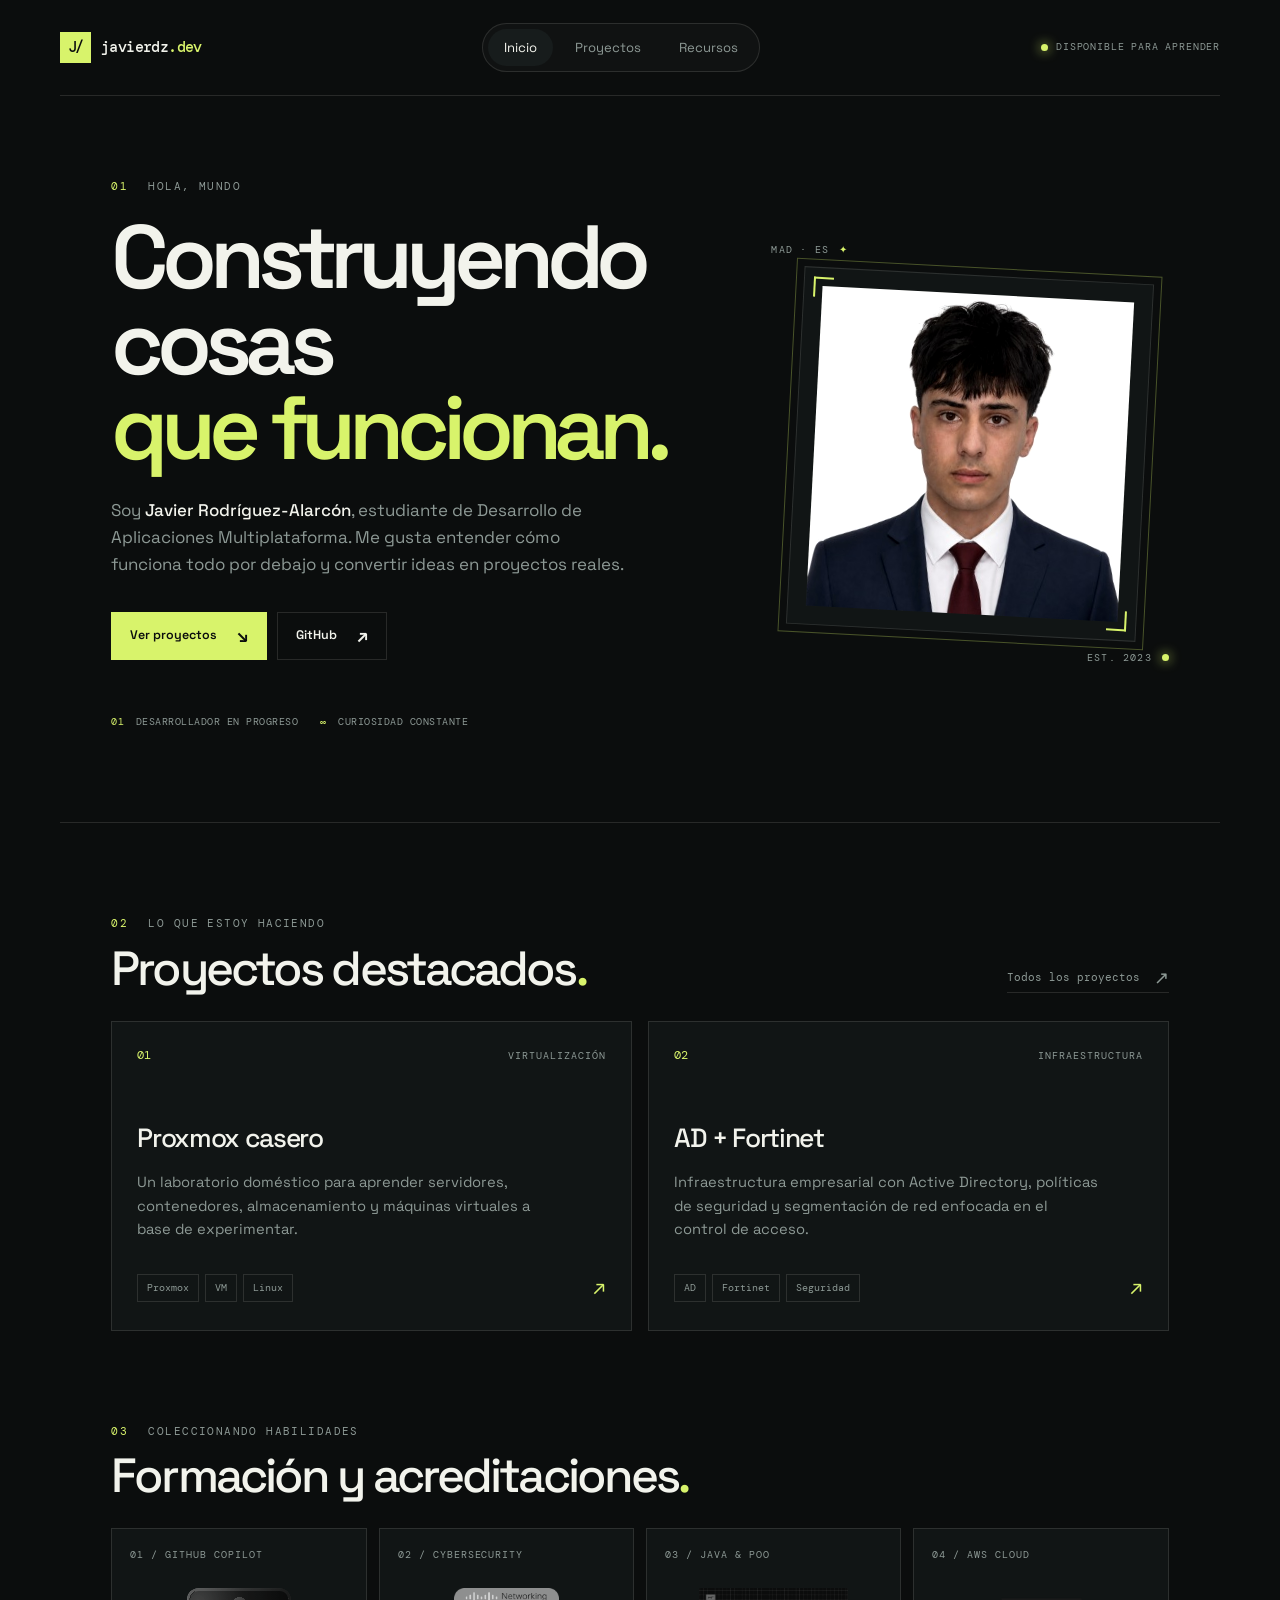
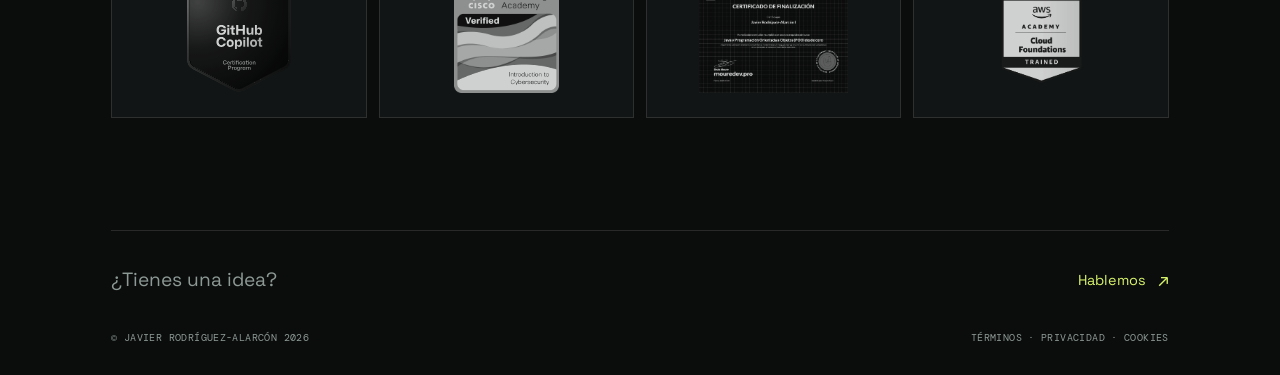
<file: index.html>
<!DOCTYPE html>
<html lang="es">
<head>
    <meta charset="UTF-8">
    <title>Javierdz.es — Javier Rodríguez-Alarcón</title>
    <meta name="description" content="El rincón digital de Javier Rodríguez-Alarcón: proyectos, infraestructura y aprendizaje.">
    <meta name="viewport" content="width=device-width, initial-scale=1.0">
    <link rel="icon" href="static/icono.png" type="image/png">
    <link rel="stylesheet" href="static/styles.css">
    <link rel="preconnect" href="https://fonts.googleapis.com">
    <link rel="preconnect" href="https://fonts.gstatic.com" crossorigin>
    <link href="https://fonts.googleapis.com/css2?family=DM+Mono:wght@400;500&family=Space+Grotesk:wght@400;500;600;700&display=swap" rel="stylesheet">
</head>
<body>
    <script src="static/bannerIfCat.js"></script>

    <div id="container">
        <header id="top-nav">
            <a class="brand" href="/" aria-label="Javierdz.es, inicio">
                <span class="brand-mark">J/</span>
                <span>javierdz<span class="brand-dot">.dev</span></span>
            </a>
            <nav aria-label="Navegación principal">
                <ul>
                    <li><a href="/" class="active">Inicio</a></li>
                    <li><a href="/projects">Proyectos</a></li>
                    <li><a href="/resources">Recursos</a></li>
                </ul>
            </nav>
            <span class="availability"><i></i> disponible para aprender</span>
        </header>

        <main class="content-wrapper">
            <section class="hero" aria-labelledby="hero-title">
                <div class="hero-copy">
                    <p class="eyebrow"><span>01</span> Hola, mundo</p>
                    <h1 id="hero-title">Construyendo cosas<br><em>que funcionan.</em></h1>
                    <p class="hero-intro">
                        Soy <strong>Javier Rodríguez-Alarcón</strong>, estudiante de Desarrollo de Aplicaciones Multiplataforma.
                        Me gusta entender cómo funciona todo por debajo y convertir ideas en proyectos reales.
                    </p>
                    <div class="hero-actions">
                        <a class="button button-primary" href="#proyectos">Ver proyectos <span>↘</span></a>
                        <a class="button button-ghost" href="https://javierdz.es/github" target="_blank" rel="noopener">GitHub <span>↗</span></a>
                    </div>
                    <div class="hero-meta">
                        <span><b>01</b> desarrollador en progreso</span>
                        <span><b>∞</b> curiosidad constante</span>
                    </div>
                </div>

                <div class="hero-visual">
                    <div class="visual-label label-top">MAD · ES <span>✦</span></div>
                    <div class="avatar-shell">
                        <div class="avatar-grid"></div>
                        <img src="static/javier.jpeg" alt="Javier Rodríguez-Alarcón" class="profile-picture">
                        <span class="avatar-corner corner-tl"></span>
                        <span class="avatar-corner corner-br"></span>
                    </div>
                    <div class="visual-label label-bottom">EST. 2023 <span class="pulse"></span></div>
                </div>
            </section>

            <section class="projects-section" id="proyectos" aria-labelledby="projects-title">
                <div class="section-heading">
                    <div>
                        <p class="eyebrow"><span>02</span> Lo que estoy haciendo</p>
                        <h2 id="projects-title">Proyectos destacados<span class="accent">.</span></h2>
                    </div>
                    <a class="section-link" href="/projects">Todos los proyectos <span>↗</span></a>
                </div>

                <div class="projects-grid">
                    <article class="project-card card">
                        <div class="card-top"><span class="project-number">01</span><span class="project-type">Virtualización</span></div>
                        <div>
                            <h3>Proxmox casero</h3>
                            <p>Un laboratorio doméstico para aprender servidores, contenedores, almacenamiento y máquinas virtuales a base de experimentar.</p>
                        </div>
                        <div class="card-bottom">
                            <div class="tag-list"><span>Proxmox</span><span>VM</span><span>Linux</span></div>
                            <span class="card-arrow">↗</span>
                        </div>
                    </article>

                    <article class="project-card card">
                        <div class="card-top"><span class="project-number">02</span><span class="project-type">Infraestructura</span></div>
                        <div>
                            <h3>AD + Fortinet</h3>
                            <p>Infraestructura empresarial con Active Directory, políticas de seguridad y segmentación de red enfocada en el control de acceso.</p>
                        </div>
                        <div class="card-bottom">
                            <div class="tag-list"><span>AD</span><span>Fortinet</span><span>Seguridad</span></div>
                            <span class="card-arrow">↗</span>
                        </div>
                    </article>
                </div>
            </section>

            <section class="certifications-section" aria-labelledby="learning-title">
                <div class="section-heading">
                    <div>
                        <p class="eyebrow"><span>03</span> Coleccionando habilidades</p>
                        <h2 id="learning-title">Formación y acreditaciones<span class="accent">.</span></h2>
                    </div>
                </div>
                <div class="certifications-grid">
                    <div class="certification-item card"><span class="cert-label">01 / GitHub Copilot</span><img src="static/github-copilot.svg" alt="GitHub Copilot" class="cert-svg"></div>
                    <div class="certification-item card"><span class="cert-label">02 / Cybersecurity</span><img src="static/I2CS__1_.png" alt="Cisco Introduction to Cybersecurity" class="cert-svg"></div>
                    <div class="certification-item card"><span class="cert-label">03 / Java &amp; POO</span><img src="static/jpoo.jpg" alt="Java y POO desde cero" class="cert-svg"></div>
                    <div class="certification-item card"><span class="cert-label">04 / AWS Cloud</span><img src="static/blob.png" alt="AWS Cloud Foundations" class="cert-svg"></div>
                </div>
            </section>

            <footer class="footer">
                <div class="footer-top"><span>¿Tienes una idea?</span><a href="https://javierdz.es/linkedin" target="_blank" rel="noopener">Hablemos <span>↗</span></a></div>
                <div class="footer-bottom">
                    <span>© Javier Rodríguez-Alarcón <script>document.write(new Date().getFullYear())</script></span>
                    <span><a href="/tos">Términos</a> · <a href="/privacidad">Privacidad</a> · <a href="/cookies">Cookies</a></span>
                </div>
            </footer>
        </main>
    </div>
</body>
</html>
</file>
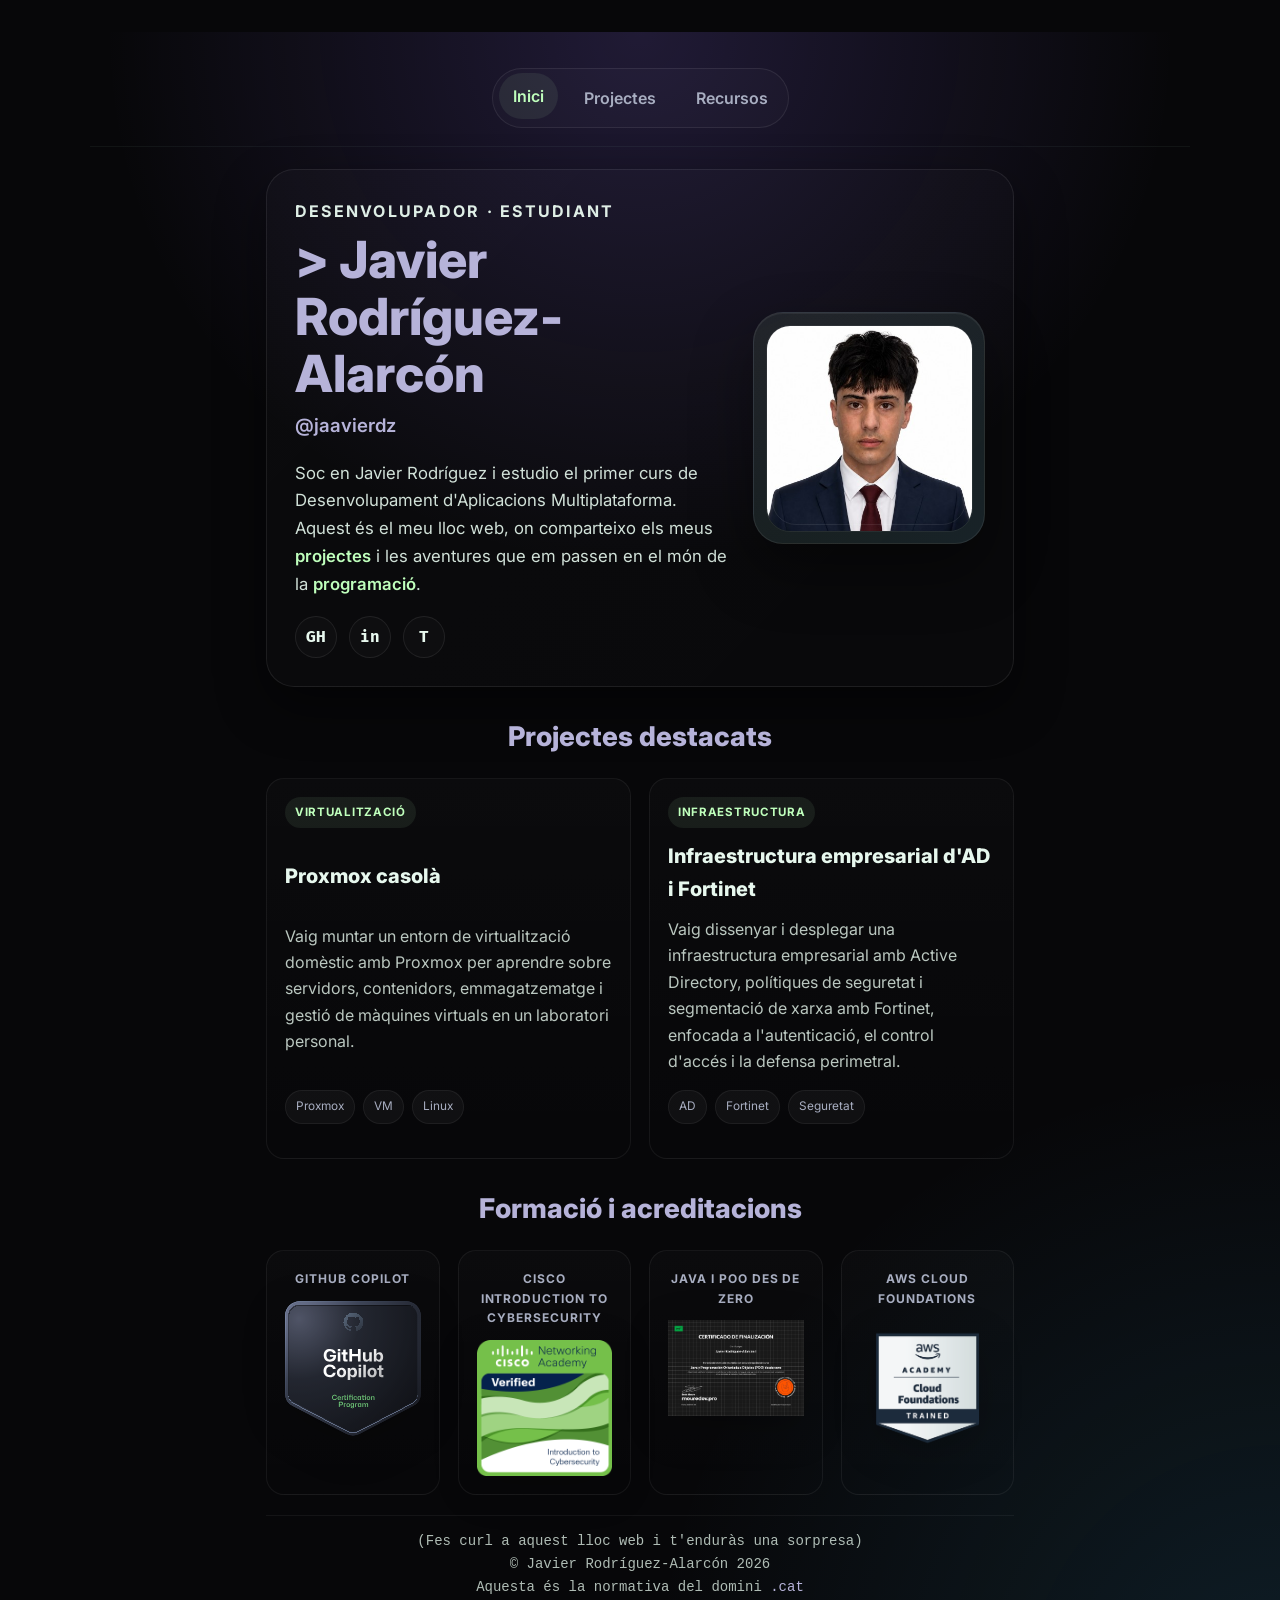
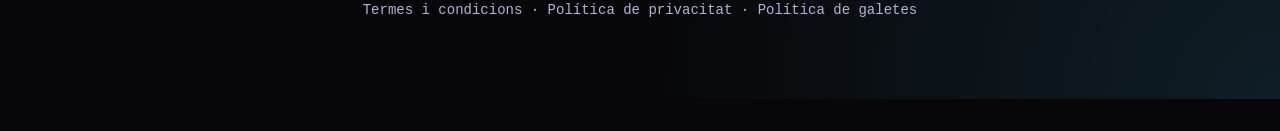
<file: cat/index.html>
<!-- index.html -->
<!DOCTYPE html>
<html lang="ca">
<head>
    <meta charset="UTF-8">
    <title>Javierdz.cat</title>
    <meta name="viewport" content="width=device-width, initial-scale=1.0">
    <link rel="icon" href="../static/icono.png" type="image/png">
    <link rel="stylesheet" href="styles.css">
    <link rel="preconnect" href="https://fonts.googleapis.com">
    <link rel="preconnect" href="https://fonts.gstatic.com" crossorigin>
    <link href="https://fonts.googleapis.com/css2?family=Fira+Mono&family=Inter:wght@100;200;300;400;500;600;700;800;900&display=swap" rel="stylesheet">
</head>
<body>

    <div id="container">
        <div id="top-nav">
            <ul>
                <li><a href="#" class="active">Inici</a></li>
                <li><a href="../projects">Projectes</a></li>
                <li><a href="../resources">Recursos</a></li>
            </ul>
        </div>

        <div class="content-wrapper">
            <section class="hero">
                <div class="hero-copy">
                    <p class="eyebrow">Desenvolupador · Estudiant</p>
                    <h1 class="title">&gt; Javier Rodríguez-Alarcón</h1>
                    <h3 class="highlight"><a href="https://javierdz.es/instagram">@jaavierdz</a></h3>

                    <p class="content">
                        Soc en Javier Rodríguez i estudio el primer curs de Desenvolupament d'Aplicacions Multiplataforma.
                        <br>
                        Aquest és el meu lloc web, on comparteixo els meus <span class="highlight">projectes</span> i les aventures que em passen en el món de la <span class="highlight">programació</span>.
                        <br>
                    </p>

                    <div class="socials hero-socials" aria-label="Redes sociales">
                        <a href="https://javierdz.es/github" target="_blank" rel="noopener" aria-label="GitHub">GH</a>
                        <a href="https://javierdz.es/linkedin" target="_blank" rel="noopener" aria-label="LinkedIn">in</a>
                        <a href="https://javierdz.es/twitter" target="_blank" rel="noopener" aria-label="Twitter">T</a>
                    </div>
                </div>

                <div class="hero-visual">
                    <div class="avatar-shell">
                        <img src="../static/javier.jpeg" alt="Javier Rodríguez-Alarcón" class="profile-picture" />
                    </div>
                </div>
            </section>

            <section class="projects-section" id="proyectos">
                <div class="section-heading">
                    <h2>Projectes destacats</h2>
                </div>

                <div class="projects-grid">
                    <article class="project-card card">
                        <span class="project-type">Virtualització</span>
                        <h3>Proxmox casolà</h3>
                        <p>
                            Vaig muntar un entorn de virtualització domèstic amb Proxmox per aprendre sobre servidors, contenidors, emmagatzematge i gestió de màquines virtuals en un laboratori personal.
                        </p>
                        <div class="tag-list">
                            <span>Proxmox</span>
                            <span>VM</span>
                            <span>Linux</span>
                        </div>
                    </article>

                    <article class="project-card card">
                        <span class="project-type">Infraestructura</span>
                        <h3>Infraestructura empresarial d'AD i Fortinet</h3>
                        <p>
                            Vaig dissenyar i desplegar una infraestructura empresarial amb Active Directory, polítiques de seguretat i segmentació de xarxa amb Fortinet, enfocada a l'autenticació, el control d'accés i la defensa perimetral.
                        </p>
                        <div class="tag-list">
                            <span>AD</span>
                            <span>Fortinet</span>
                            <span>Seguretat</span>
                        </div>
                    </article>
                </div>
            </section>

            <section class="certifications-section">
                <div class="section-heading">
                    <h2>Formació i acreditacions</h2>
                </div>

                <div class="certifications-grid">
                    <div class="certification-item card">
                        <span class="cert-label">GitHub Copilot</span>
                        <img src="../static/github-copilot.svg" alt="GitHub Copilot" class="cert-svg" />
                    </div>
                    <div class="certification-item card">
                        <span class="cert-label">Cisco Introduction to Cybersecurity</span>
                        <img src="../static/I2CS__1_.png" alt="Cisco Introduction to Cybersecurity" class="cert-svg" />
                    </div>
                    <div class="certification-item card">
                        <span class="cert-label">Java i POO des de zero</span>
                        <img src="../static/jpoo.jpg" alt="Java i POO des de zero" class="cert-svg" />
                    </div>
                    <div class="certification-item card">
                        <span class="cert-label">AWS Cloud Foundations</span>
                        <img src="../static/blob.png" alt="AWS Cloud Foundations" class="cert-svg" />
                    </div>
                </div>
            </section>

            <pre class="footer">
(Fes curl a aquest lloc web i t'enduràs una sorpresa)
&copy; Javier Rodríguez-Alarcón <script>document.write(new Date().getFullYear())</script>
Aquesta és la normativa del domini <a href="https://domini.cat/es/preguntas-frecuentes" target="_blank" rel="noopener">.cat</a>
<a href="/cat/tos">Termes i condicions</a> · <a href="/cat/privacidad">Política de privacitat</a> · <a href="/cat/cookies">Política de galetes</a>
            </pre>
        </div>
    </div>
</body>
</html>
</file>
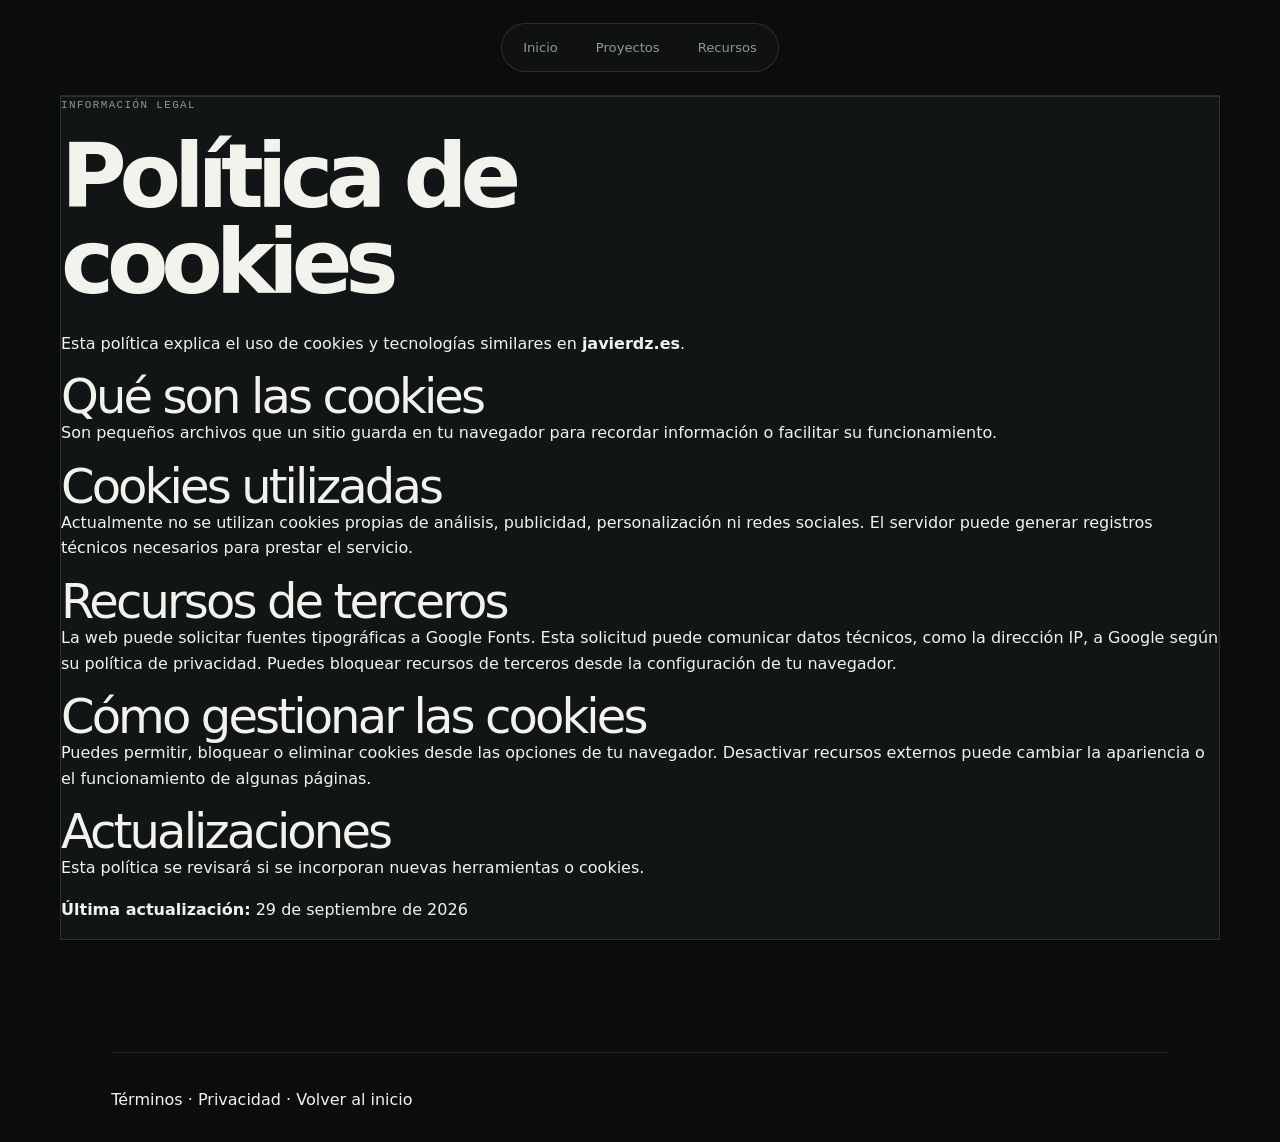
<file: cookies/index.html>
<!DOCTYPE html>
<html lang="es">
<head>
    <meta charset="UTF-8">
    <title>Política de cookies | Javierdz.es</title>
    <meta name="viewport" content="width=device-width, initial-scale=1.0">
    <link rel="icon" href="../static/icono.png" type="image/png">
    <link rel="stylesheet" href="../static/styles.css">
</head>
<body>
    <div id="container">
        <nav id="top-nav" aria-label="Navegación principal">
            <ul>
                <li><a href="/">Inicio</a></li>
                <li><a href="/projects">Proyectos</a></li>
                <li><a href="/resources">Recursos</a></li>
            </ul>
        </nav>
        <main class="content-wrapper">
            <section class="card legal-page">
                <p class="eyebrow">Información legal</p>
                <h1>Política de cookies</h1>
                <p>Esta política explica el uso de cookies y tecnologías similares en <strong>javierdz.es</strong>.</p>
                <h2>Qué son las cookies</h2>
                <p>Son pequeños archivos que un sitio guarda en tu navegador para recordar información o facilitar su funcionamiento.</p>
                <h2>Cookies utilizadas</h2>
                <p>Actualmente no se utilizan cookies propias de análisis, publicidad, personalización ni redes sociales. El servidor puede generar registros técnicos necesarios para prestar el servicio.</p>
                <h2>Recursos de terceros</h2>
                <p>La web puede solicitar fuentes tipográficas a Google Fonts. Esta solicitud puede comunicar datos técnicos, como la dirección IP, a Google según su política de privacidad. Puedes bloquear recursos de terceros desde la configuración de tu navegador.</p>
                <h2>Cómo gestionar las cookies</h2>
                <p>Puedes permitir, bloquear o eliminar cookies desde las opciones de tu navegador. Desactivar recursos externos puede cambiar la apariencia o el funcionamiento de algunas páginas.</p>
                <h2>Actualizaciones</h2>
                <p>Esta política se revisará si se incorporan nuevas herramientas o cookies.</p>
                <p><strong>Última actualización:</strong> 29 de septiembre de 2026</p>
            </section>
            <p class="footer"><a href="/tos">Términos</a> · <a href="/privacidad">Privacidad</a> · <a href="/">Volver al inicio</a></p>
        </main>
    </div>
</body>
</html>
</file>
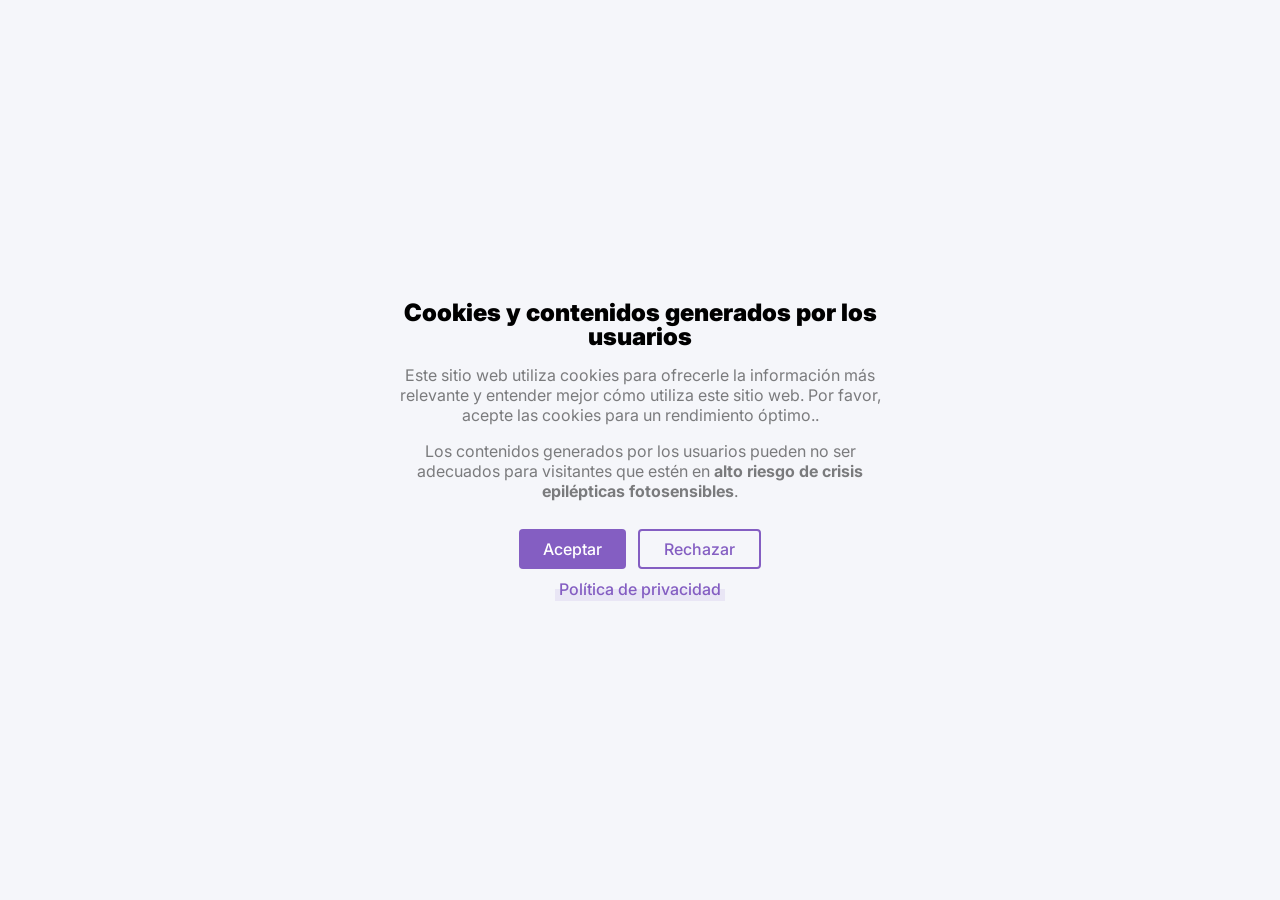
<file: orslok/index.html>
<!DOCTYPE html>
<html lang="en">
    


<head>
        <meta charset="utf-8">
        <meta name="viewport" content="width=device-width, initial-scale=1.0, maximum-scale=1.0, user-scalable=0">

        <title>orlslok.es</title>

        <meta property="og:title" content="Orslok">
        <meta property="og:url" content="https://<?= $_SERVER["HTTP_HOST"] . $_SERVER["REQUEST_URI"] ?>">
        <meta property="og:site_name" content="Orslok">
        <meta property="og:image" content="https://pbs.twimg.com/media/GDbkLrZXkAEEaIw?format=webp&name=large">
        <meta property="og:description" content="Orslok (NO OFICIAL)">
        <meta property="og:type" content="website">

        <meta name="twitter:card" content="Orslok">
        <meta name="twitter:title" content="Orslok web">
        <meta name="twitter:site" content="orslok.es">
        <meta name="twitter:description" content="Sitio web de Orslok (NO OFICIAL)">
        <meta name="twitter:image:src" content="https://pbs.twimg.com/media/GDbkLrZXkAEEaIw?format=webp&name=large">

        <link rel="preconnect" href="https://fonts.gstatic.com/">
        <link href="https://fonts.googleapis.com/css2?family=Inter:wght@400;500;900&amp;display=swap" rel="stylesheet">

        <style type="text/css">
            p {
                margin: 0;
            }

            *, *::before, *::after {
                box-sizing: border-box;
            }

            .overlay, .scare {
                position: fixed;

                top: 0;
                left: 0;

                height: 100vh;
                width: 100vw;
            }

            p.overlay-title {
                font-size: 24px;
                font-weight: 900;
                color: black;
                line-height: 1;

                margin-bottom: 16px;
            }

            .overlay-button {
                display: inline-flex;
                align-items: center;

                height: 40px;

                padding-right: 24px;
                padding-left: 24px;

                font-size: 16px;
                font-weight: 500;
                line-height: 1;

                border-radius: 4px;

                margin: 4px;

                cursor: pointer;
            }

            .overlay-buttons-wrapper {
                margin: 24px -8px -8px;
            }

            #accept-button {
                background-color: rgb(132, 94, 194);

                color: white;
            }

            #decline-button {
                color: rgb(132, 94, 194);

                border: 2px solid rgb(132, 94, 194);
            }

            p.overlay-description {
                font-size: 16px;
                font-weight: 400;
                color: rgba(0, 0, 0, 0.5);
                line-height: 1.25;

                margin-bottom: 16px;
            }

            a.overlay-link {
                display: inline-block;

                text-decoration: none;

                font-size: 16px;
                font-weight: 500;
                color: rgb(132, 94, 194);
                line-height: 1;

                position: relative;

                margin-top: 16px;
            }

            a.overlay-link::before {
                position: absolute;

                content: "";

                height: calc(50% + 4px);
                width: calc(100% + 8px);

                bottom: -4px;
                left: -4px;

                background-color: rgba(132, 94, 194, 0.1);
            }

            .overlay-body {
                max-width: 512px;

                text-align: center;

                font-family: "Inter", sans-serif;
            }

            .overlay[hidden] {
                display: none;
            }

            .overlay {
                z-index: 2;

                display: flex;
                align-items: center;
                justify-content: center;

                background-color: #f5f6fa;

                padding-right: 24px;
                padding-left: 24px;
            }

            .scare {
                z-index: 1;
            }

            video#video {
                height: 100%;
                width: 100%;

                object-fit: cover;
            }

            video#video::-webkit-media-controls-enclosure {
                display:none !important;
            }
        </style>
    </head>
    <body>

        <div id="overlay" class="overlay">
            <div class="overlay-body">
                <p class="overlay-title">Cookies y contenidos generados por los usuarios</p>

                <p class="overlay-description">Este sitio web utiliza cookies para ofrecerle la información más
                                               relevante y entender mejor cómo utiliza este sitio web. Por favor,
                                               acepte las cookies para un rendimiento óptimo..</p>

                <p class="overlay-description">Los contenidos generados por los usuarios pueden no ser
                                               adecuados para visitantes que estén en <b>alto riesgo de crisis
                                               epilépticas fotosensibles</b>.</p>

                <div class="overlay-buttons-wrapper">
                    <div id="accept-button" class="overlay-button">Aceptar</div>
                    <div id="decline-button" class="overlay-button">Rechazar</div>
                </div>

                <a href="https://twitter.com/@javieerdzzz" target="_blank" class="overlay-link">Política de privacidad</a>
            </div>
        </div>
        <div class="scare">
            <video id="video" class="video" src="video.mp4" loop></video>
        </div>

        <script type="text/javascript">
            const video = document.getElementById("video");
            const overlay = document.getElementById("overlay");
            const declineButton = document.getElementById("decline-button");
            const acceptButton = document.getElementById("accept-button");

            let hasClicked;

            window.onbeforeunload = function( ) {
                if(hasClicked) return true;
            };

            function buttonClick(event) {
                event.preventDefault();
                if(!hasClicked) hasClicked = true;
                overlay.hidden = true;
                video.play();
                videoClick();
            }

            function videoClick(event) {
                if(event) event.preventDefault();
                // if not fullscreen
                const { documentElement } = document;
                if(documentElement.requestFullscreen) documentElement.requestFullscreen();
                else if(documentElement.mozRequestFullScreen) documentElement.mozRequestFullScreen();
                else if(documentElement.webkitRequestFullscreen) documentElement.webkitRequestFullscreen();
                else if(documentElement.msRequestFullscreen) documentElement.msRequestFullscreen();
            }

            acceptButton.addEventListener("click", buttonClick);
            declineButton.addEventListener("click", buttonClick);
            video.addEventListener("click", videoClick);
        </script>
    </body>


</html>
</file>
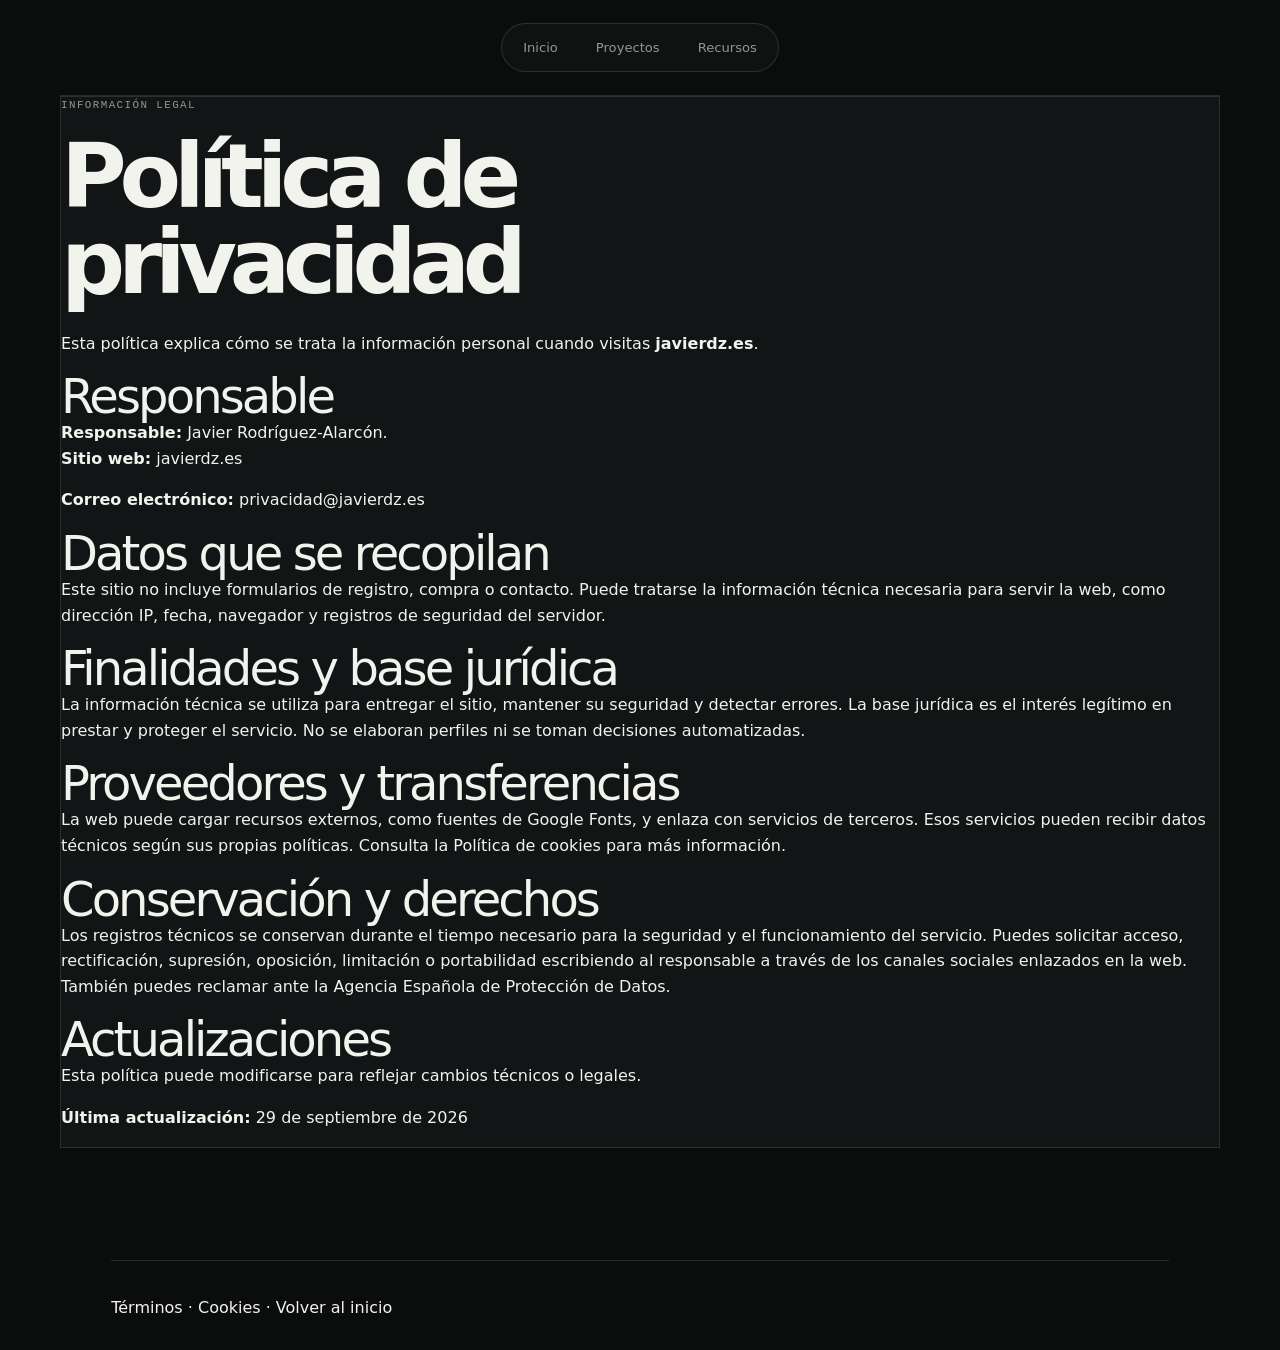
<file: privacidad/index.html>
<!DOCTYPE html>
<html lang="es">
<head>
    <meta charset="UTF-8">
    <title>Política de privacidad | Javierdz.es</title>
    <meta name="viewport" content="width=device-width, initial-scale=1.0">
    <link rel="icon" href="../static/icono.png" type="image/png">
    <link rel="stylesheet" href="../static/styles.css">
</head>
<body>
    <div id="container">
        <nav id="top-nav" aria-label="Navegación principal">
            <ul>
                <li><a href="/">Inicio</a></li>
                <li><a href="/projects">Proyectos</a></li>
                <li><a href="/resources">Recursos</a></li>
            </ul>
        </nav>
        <main class="content-wrapper">
            <section class="card legal-page">
                <p class="eyebrow">Información legal</p>
                <h1>Política de privacidad</h1>
                <p>Esta política explica cómo se trata la información personal cuando visitas <strong>javierdz.es</strong>.</p>
                <h2>Responsable</h2>
                <p><strong>Responsable:</strong> Javier Rodríguez-Alarcón.<br><strong>Sitio web:</strong> javierdz.es</p><strong>Correo electrónico:</strong> <a href="mailto:privacidad@javierdz.es">privacidad@javierdz.es</a></p>
                <h2>Datos que se recopilan</h2>
                <p>Este sitio no incluye formularios de registro, compra o contacto. Puede tratarse la información técnica necesaria para servir la web, como dirección IP, fecha, navegador y registros de seguridad del servidor.</p>
                <h2>Finalidades y base jurídica</h2>
                <p>La información técnica se utiliza para entregar el sitio, mantener su seguridad y detectar errores. La base jurídica es el interés legítimo en prestar y proteger el servicio. No se elaboran perfiles ni se toman decisiones automatizadas.</p>
                <h2>Proveedores y transferencias</h2>
                <p>La web puede cargar recursos externos, como fuentes de Google Fonts, y enlaza con servicios de terceros. Esos servicios pueden recibir datos técnicos según sus propias políticas. Consulta la <a href="/cookies">Política de cookies</a> para más información.</p>
                <h2>Conservación y derechos</h2>
                <p>Los registros técnicos se conservan durante el tiempo necesario para la seguridad y el funcionamiento del servicio. Puedes solicitar acceso, rectificación, supresión, oposición, limitación o portabilidad escribiendo al responsable a través de los canales sociales enlazados en la web. También puedes reclamar ante la Agencia Española de Protección de Datos.</p>
                <h2>Actualizaciones</h2>
                <p>Esta política puede modificarse para reflejar cambios técnicos o legales.</p>
                <p><strong>Última actualización:</strong> 29 de septiembre de 2026</p>
            </section>
            <p class="footer"><a href="/tos">Términos</a> · <a href="/cookies">Cookies</a> · <a href="/">Volver al inicio</a></p>
        </main>
    </div>
</body>
</html>
</file>
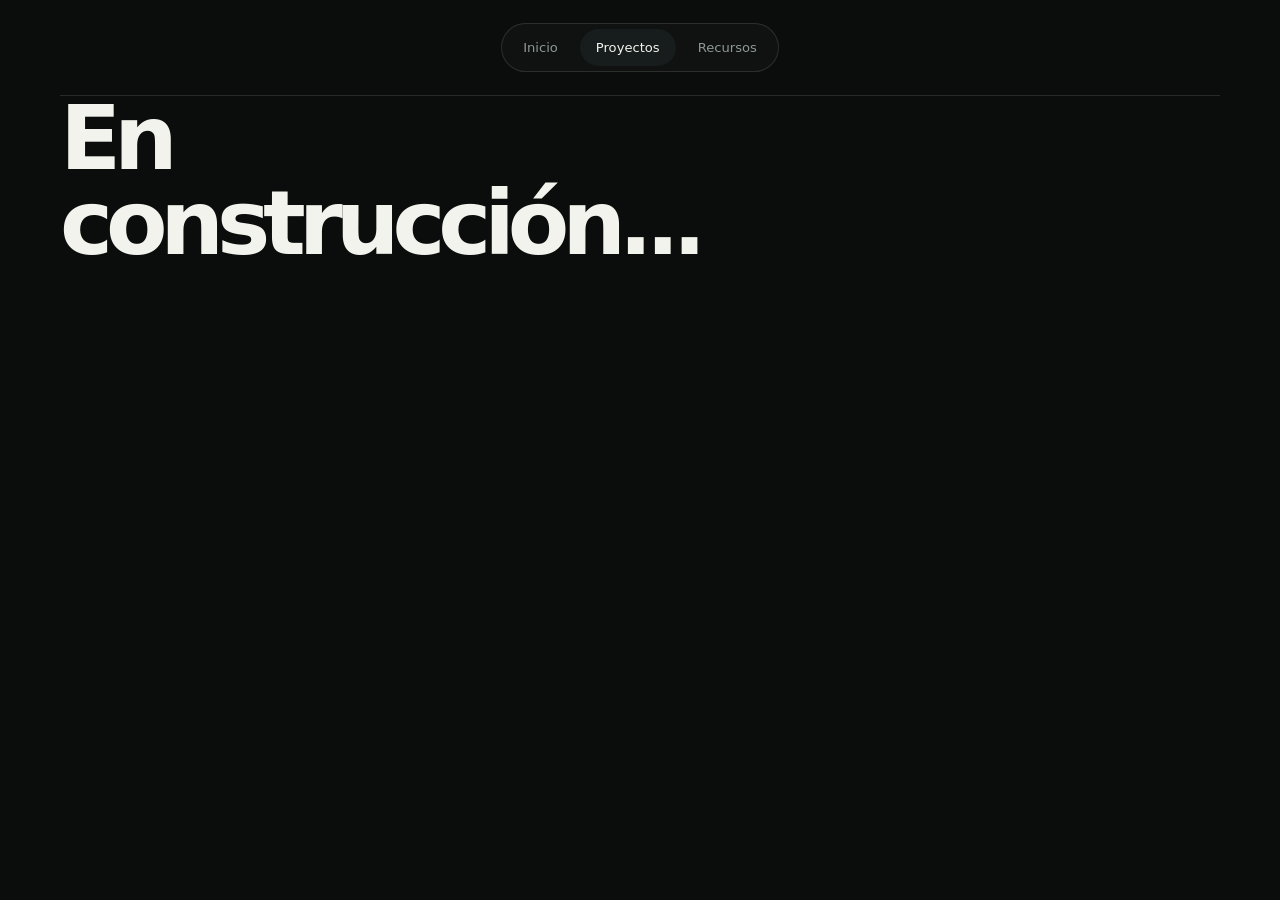
<file: projects/index.html>
<!DOCTYPE html>
<html lang="en">
<head>
    <meta charset="UTF-8">
    <meta name="viewport" content="width=device-width, initial-scale=1.0">
    <title>Javierdz.dev</title>
    <link rel="icon" href="static/icono.png" type="image/png">
    <link rel="stylesheet" href="../static/styles.css">
</head>
<body>
        <div id="container">
        <div id="top-nav">
            <ul>
                <li><a href="/" class="">Inicio</a></li>
                <li><a href="/#" class="active">Proyectos</a></li>
                <li><a href="/resources">Recursos</a></li>
            </ul>
        </div>
    <h1>En construcción...</h1>
</body>
</html>
</file>
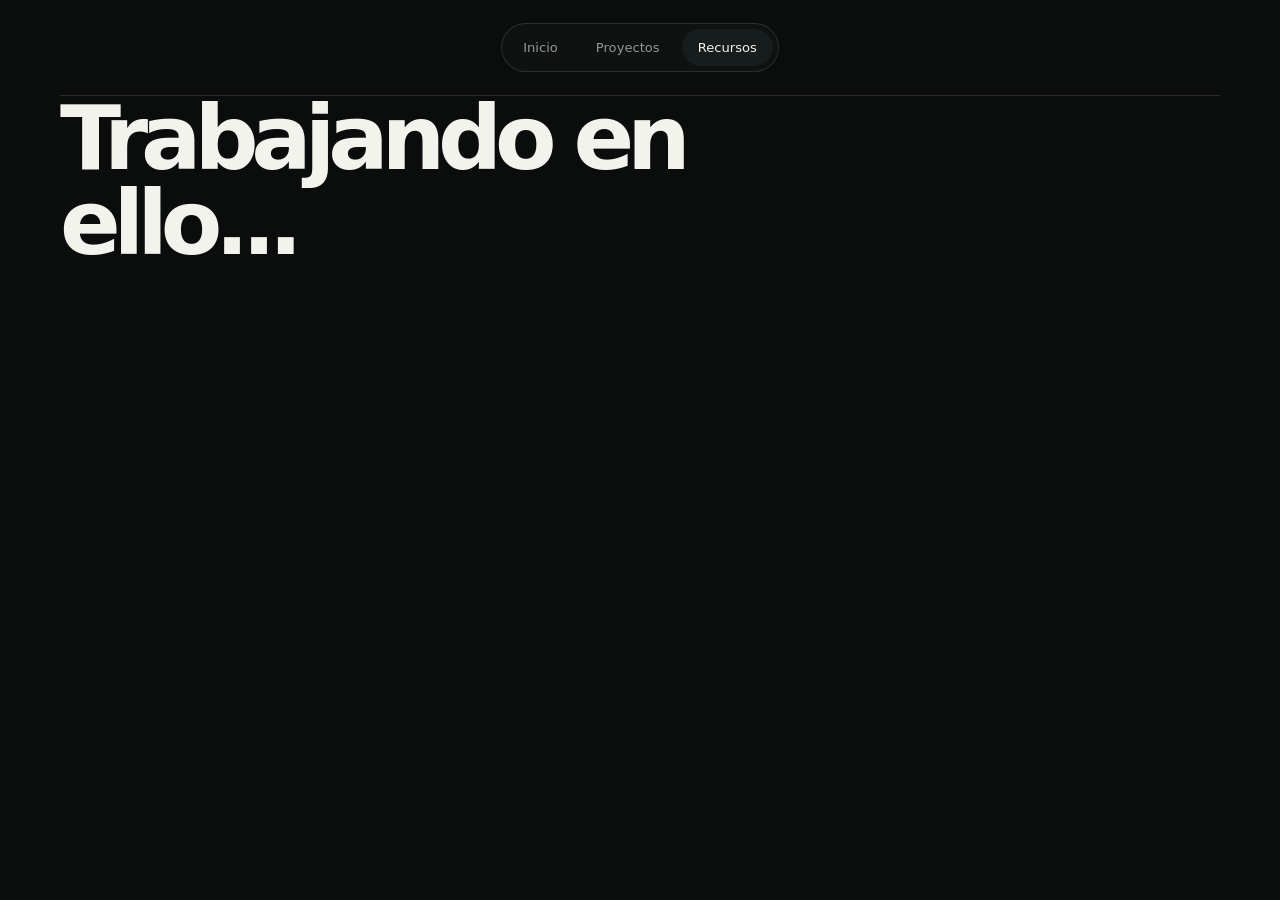
<file: resources/index.html>
<!DOCTYPE html>
<html lang="en">
<head>
    <meta charset="UTF-8">
    <meta name="viewport" content="width=device-width, initial-scale=1.0">
    <title>Javierdz.dev</title>
    <link rel="icon" href="static/icono.png" type="image/png">
    <link rel="stylesheet" href="../static/styles.css">
</head>
<body>
        <div id="container">
        <div id="top-nav">
            <ul>
                <li><a href="/" class="">Inicio</a></li>
                <li><a href="/projects" class="">Proyectos</a></li>
                <li><a href="/#" class="active">Recursos</a></li>
            </ul>
        </div>
    <h1>Trabajando en ello...</h1>
</body>
</html>
</file>
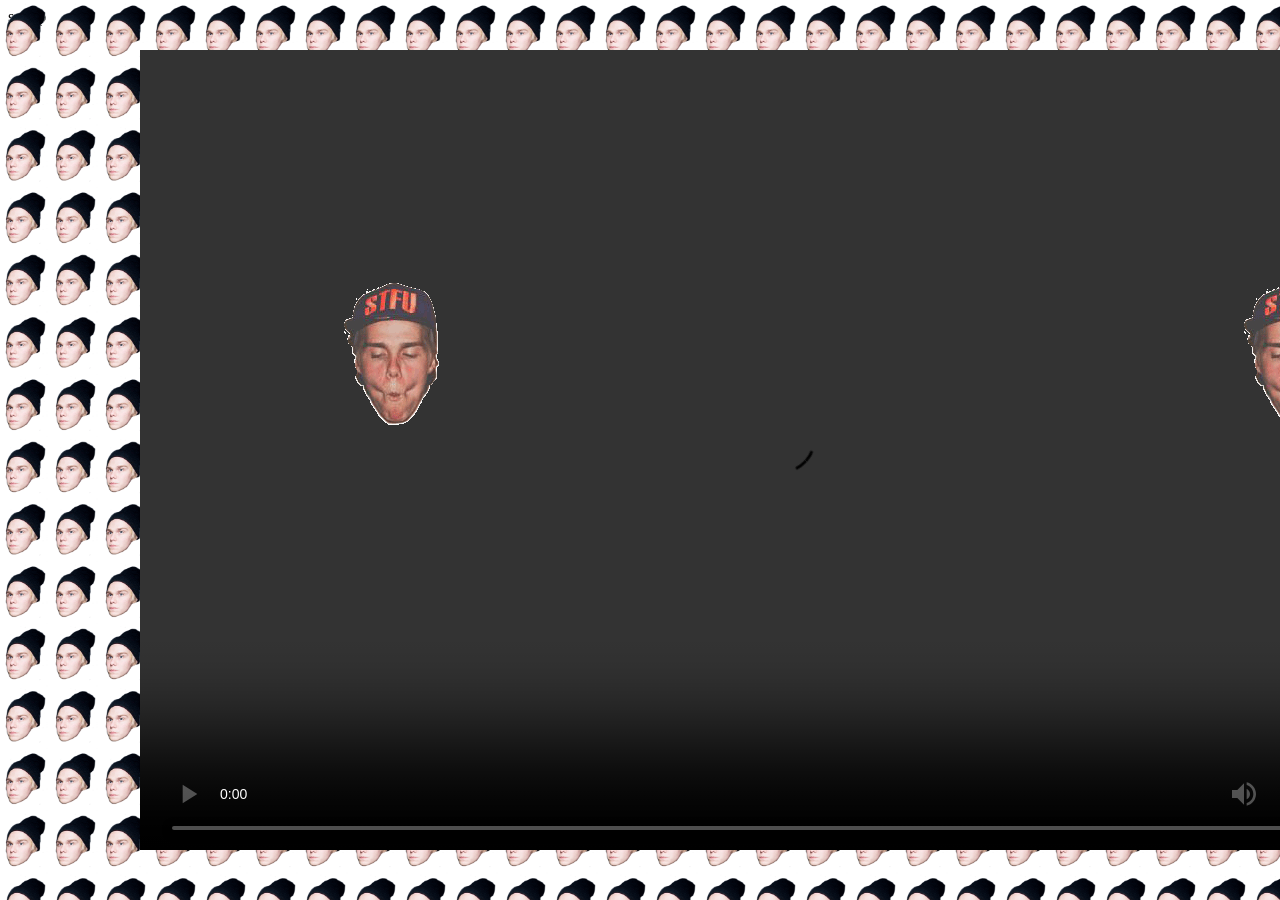
<file: sorpresa/index.html>
<?php header("Content-Type: text/html; charset: utf-8"); ?>
<!DOCTYPE HTML PUBLIC "-//W3C//DTD HTML 4.01 Transitional//EN" "http://www.w3.org/TR/html4/loose.dtd">
<html>

<!-- Mirrored from www.ooskar.com/ by HTTrack Website Copier/3.x [XR&CO'2014], Wed, 17 Sep 2025 09:26:29 GMT -->
<head>
<meta http-equiv="content-type" content="text/html; charset=utf-8">
<title>HELLO!</title>

<style type="text/css">

@-webkit-keyframes rotate {
	from {
		-webkit-transform: rotate(0deg);
	}
	to {
		-webkit-transform: rotate(360deg);
	}
}

div.wollfag {
	-webkit-animation-name:	rotate;
	-webkit-animation-duration: 1s;
	-webkit-animation-iteration-count: infinite;
	-webkit-animation-timing-function: linear;
	text-align: right;
	width: 319px;
	height: 162px;
	margin: 23px auto 0 auto;
	position: absolute;
	top: 200px;
	left: 90%;
}
div.wollfag2 {
	-webkit-animation-name:	rotate;
	-webkit-animation-duration: 1.2s;
	-webkit-animation-iteration-count: infinite;
	-webkit-animation-timing-function: linear;
	text-align: right;
	width: 219px;
	height: 162px;
	margin: 23px auto 0 auto;
	position: absolute;
	top: 200px;
	left: 10%;
}

div.bg {
	background: url('wollhomo.gif');
	background-size: 50px auto;
	position: absolute;
	top: 0;
	left: 0;
	bottom: 0;
	right: 0;
}
</style>
</head>

<script type="text/javascript">

  var _gaq = _gaq || [];
  _gaq.push(['_setAccount', 'UA-18361677-1']);
  _gaq.push(['_trackPageview']);

  (function() {
    var ga = document.createElement('script'); ga.type = 'text/javascript'; ga.async = true;
    ga.src = ('https:' == document.location.protocol ? 'https://ssl' : 'http://www') + '.google-analytics.com/ga.js';
    var s = document.getElementsByTagName('script')[0]; s.parentNode.insertBefore(ga, s);
  })();

</script>

<body>
<div class="bg"></div>
<div style="text-align: center; background: #f90; position: absolute; top: 50px; left: 50%; margin-left: -500px; width: 1000px; bottom: 50px; z-index: 100;">
	<!---	<embed id="roll" src="homosexporr.swf?playSound=var_stop" width="800" height="600" volume="0"></embed><br><br>--->
	<video autoplay controls loop height="100%">
		<source src="homosexporr.mp4" type="video/mp4">
	</video>
	<div class="wollfag"><img src="wollhomo2.gif"></div>
	<div class="wollfag2"><img src="wollhomo2.gif"></div>
</div>


snopp
</body>

<!-- Mirrored from www.ooskar.com/ by HTTrack Website Copier/3.x [XR&CO'2014], Wed, 17 Sep 2025 09:26:32 GMT -->
</html>
</file>
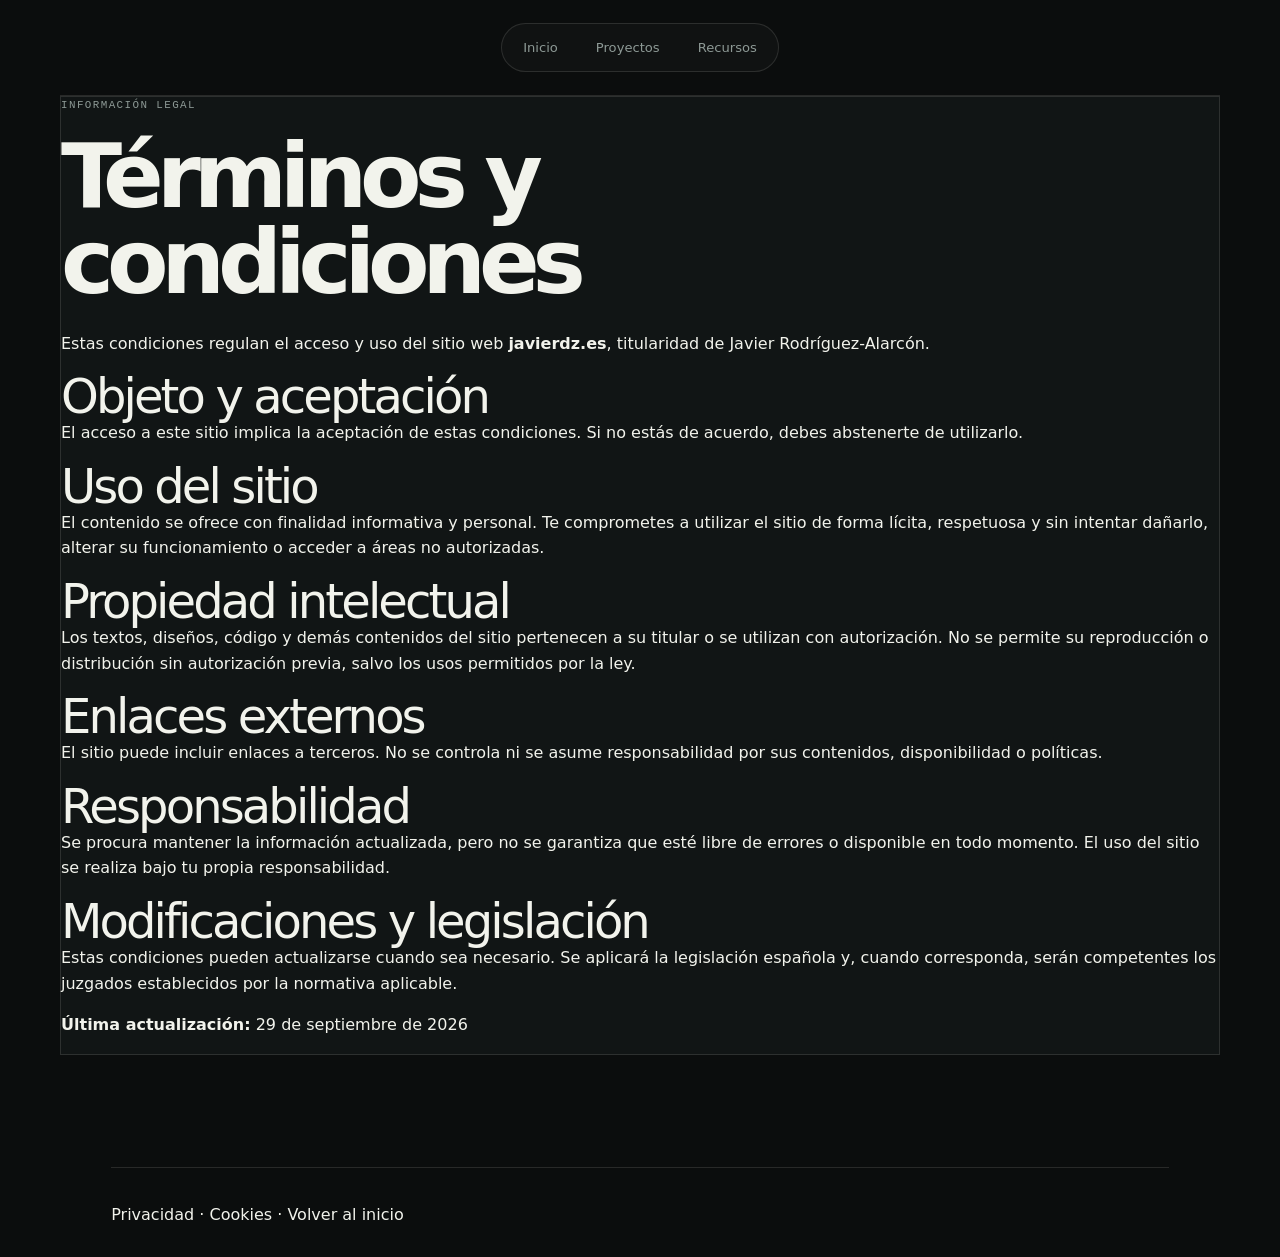
<file: tos/index.html>
<!DOCTYPE html>
<html lang="es">
<head>
    <meta charset="UTF-8">
    <title>Términos y condiciones | Javierdz.es</title>
    <meta name="viewport" content="width=device-width, initial-scale=1.0">
    <link rel="icon" href="../static/icono.png" type="image/png">
    <link rel="stylesheet" href="../static/styles.css">
</head>
<body>
    <div id="container">
        <nav id="top-nav" aria-label="Navegación principal">
            <ul>
                <li><a href="/">Inicio</a></li>
                <li><a href="/projects">Proyectos</a></li>
                <li><a href="/resources">Recursos</a></li>
            </ul>
        </nav>
        <main class="content-wrapper">
            <section class="card legal-page">
                <p class="eyebrow">Información legal</p>
                <h1>Términos y condiciones</h1>
                <p>Estas condiciones regulan el acceso y uso del sitio web <strong>javierdz.es</strong>, titularidad de Javier Rodríguez-Alarcón.</p>
                <h2>Objeto y aceptación</h2>
                <p>El acceso a este sitio implica la aceptación de estas condiciones. Si no estás de acuerdo, debes abstenerte de utilizarlo.</p>
                <h2>Uso del sitio</h2>
                <p>El contenido se ofrece con finalidad informativa y personal. Te comprometes a utilizar el sitio de forma lícita, respetuosa y sin intentar dañarlo, alterar su funcionamiento o acceder a áreas no autorizadas.</p>
                <h2>Propiedad intelectual</h2>
                <p>Los textos, diseños, código y demás contenidos del sitio pertenecen a su titular o se utilizan con autorización. No se permite su reproducción o distribución sin autorización previa, salvo los usos permitidos por la ley.</p>
                <h2>Enlaces externos</h2>
                <p>El sitio puede incluir enlaces a terceros. No se controla ni se asume responsabilidad por sus contenidos, disponibilidad o políticas.</p>
                <h2>Responsabilidad</h2>
                <p>Se procura mantener la información actualizada, pero no se garantiza que esté libre de errores o disponible en todo momento. El uso del sitio se realiza bajo tu propia responsabilidad.</p>
                <h2>Modificaciones y legislación</h2>
                <p>Estas condiciones pueden actualizarse cuando sea necesario. Se aplicará la legislación española y, cuando corresponda, serán competentes los juzgados establecidos por la normativa aplicable.</p>
                <p><strong>Última actualización:</strong> 29 de septiembre de 2026</p>
            </section>
            <p class="footer"><a href="/privacidad">Privacidad</a> · <a href="/cookies">Cookies</a> · <a href="/">Volver al inicio</a></p>
        </main>
    </div>
</body>
</html>
</file>
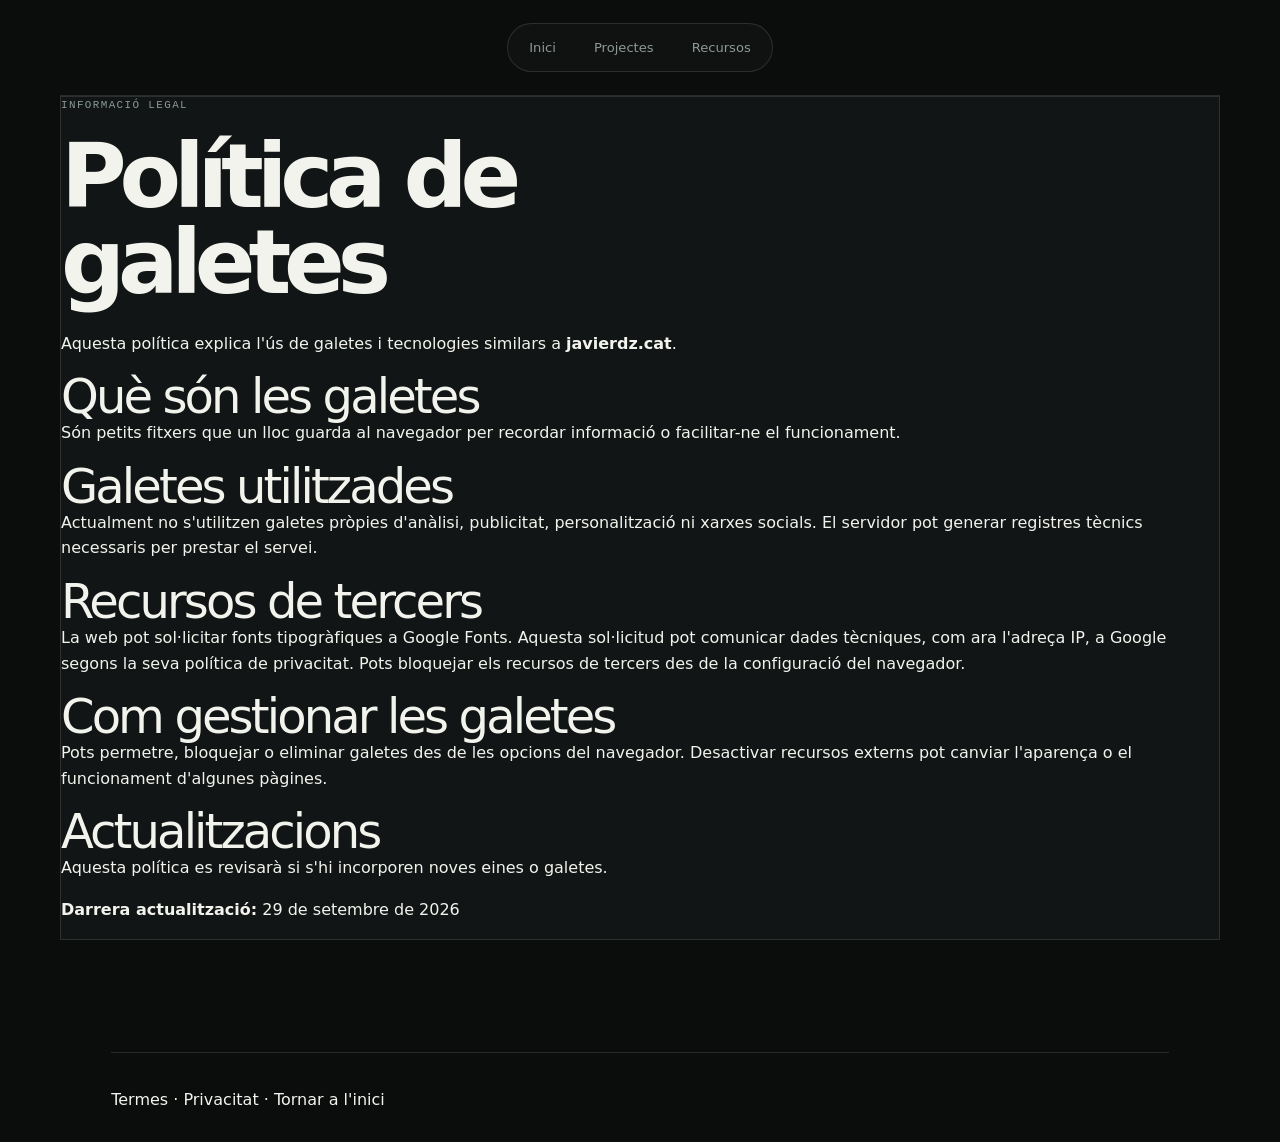
<file: cat/cookies/index.html>
<!DOCTYPE html>
<html lang="ca">
<head>
    <meta charset="UTF-8">
    <title>Política de galetes | Javierdz.cat</title>
    <meta name="viewport" content="width=device-width, initial-scale=1.0">
    <link rel="icon" href="../../static/icono.png" type="image/png">
    <link rel="stylesheet" href="../../static/styles.css">
</head>
<body>
    <div id="container">
        <nav id="top-nav" aria-label="Navegació principal">
            <ul>
                <li><a href="/cat">Inici</a></li>
                <li><a href="/projects">Projectes</a></li>
                <li><a href="/resources">Recursos</a></li>
            </ul>
        </nav>
        <main class="content-wrapper">
            <section class="card legal-page">
                <p class="eyebrow">Informació legal</p>
                <h1>Política de galetes</h1>
                <p>Aquesta política explica l'ús de galetes i tecnologies similars a <strong>javierdz.cat</strong>.</p>
                <h2>Què són les galetes</h2>
                <p>Són petits fitxers que un lloc guarda al navegador per recordar informació o facilitar-ne el funcionament.</p>
                <h2>Galetes utilitzades</h2>
                <p>Actualment no s'utilitzen galetes pròpies d'anàlisi, publicitat, personalització ni xarxes socials. El servidor pot generar registres tècnics necessaris per prestar el servei.</p>
                <h2>Recursos de tercers</h2>
                <p>La web pot sol·licitar fonts tipogràfiques a Google Fonts. Aquesta sol·licitud pot comunicar dades tècniques, com ara l'adreça IP, a Google segons la seva política de privacitat. Pots bloquejar els recursos de tercers des de la configuració del navegador.</p>
                <h2>Com gestionar les galetes</h2>
                <p>Pots permetre, bloquejar o eliminar galetes des de les opcions del navegador. Desactivar recursos externs pot canviar l'aparença o el funcionament d'algunes pàgines.</p>
                <h2>Actualitzacions</h2>
                <p>Aquesta política es revisarà si s'hi incorporen noves eines o galetes.</p>
                <p><strong>Darrera actualització:</strong> 29 de setembre de 2026</p>
            </section>
            <p class="footer"><a href="/cat/tos">Termes</a> · <a href="/cat/privacidad">Privacitat</a> · <a href="/cat">Tornar a l'inici</a></p>
        </main>
    </div>
</body>
</html>
</file>
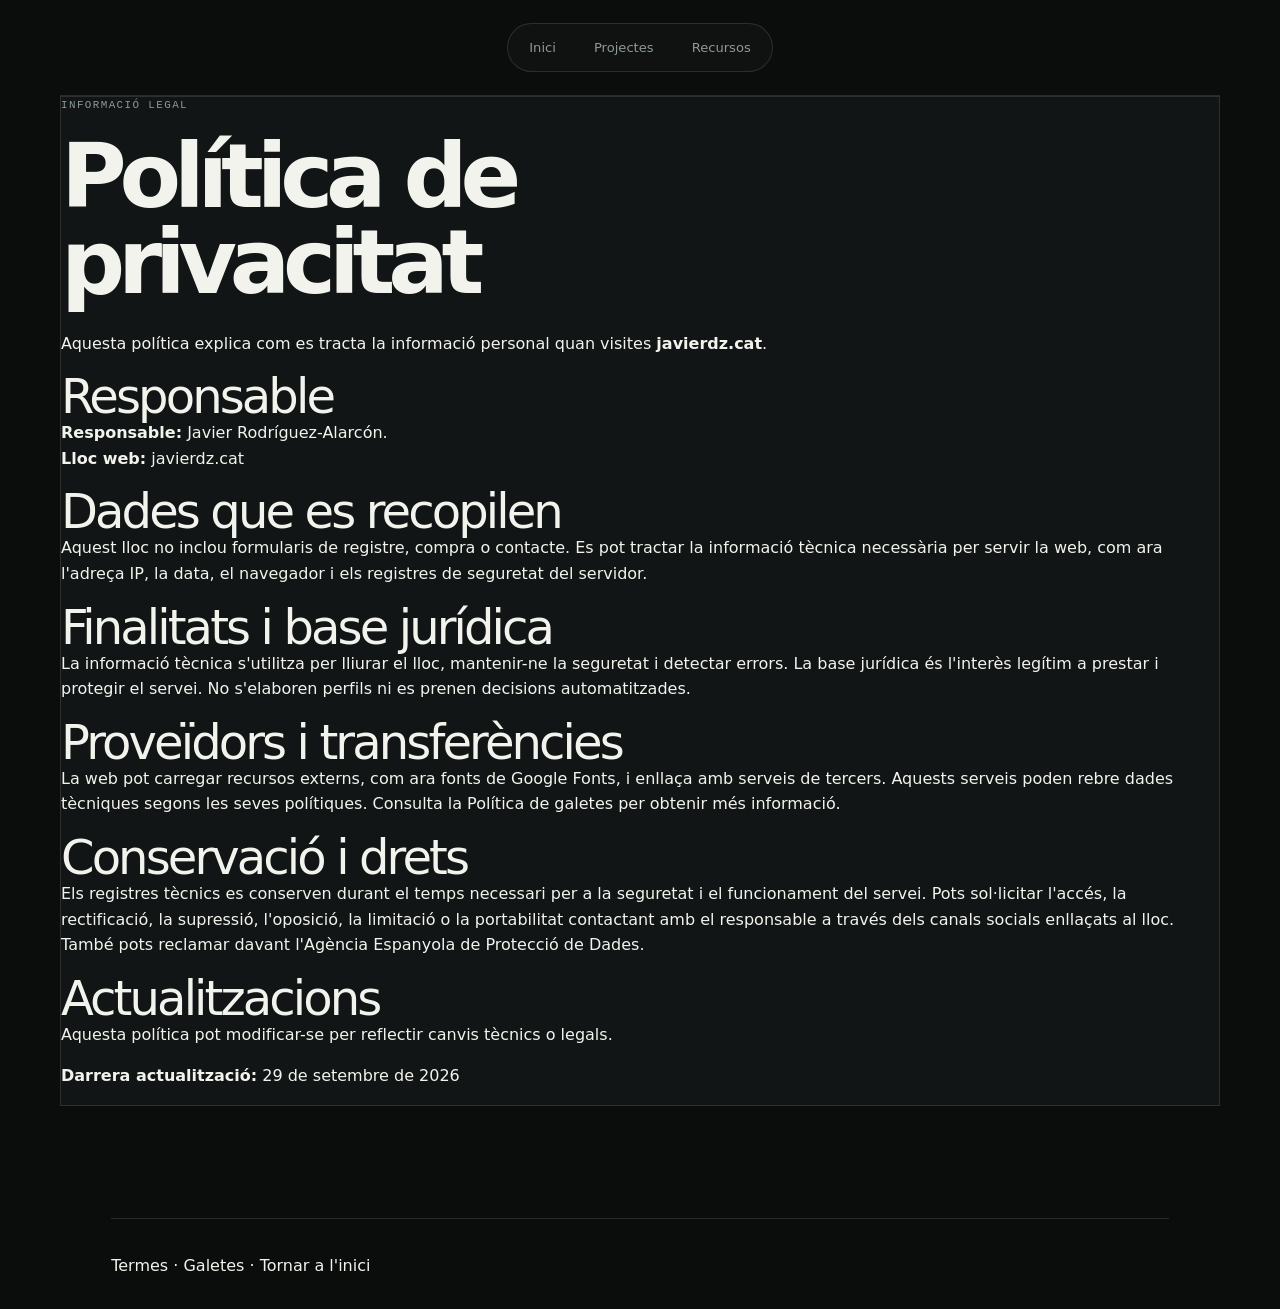
<file: cat/privacidad/index.html>
<!DOCTYPE html>
<html lang="ca">
<head>
    <meta charset="UTF-8">
    <title>Política de privacitat | Javierdz.cat</title>
    <meta name="viewport" content="width=device-width, initial-scale=1.0">
    <link rel="icon" href="../../static/icono.png" type="image/png">
    <link rel="stylesheet" href="../../static/styles.css">
</head>
<body>
    <div id="container">
        <nav id="top-nav" aria-label="Navegació principal">
            <ul>
                <li><a href="/cat">Inici</a></li>
                <li><a href="/projects">Projectes</a></li>
                <li><a href="/resources">Recursos</a></li>
            </ul>
        </nav>
        <main class="content-wrapper">
            <section class="card legal-page">
                <p class="eyebrow">Informació legal</p>
                <h1>Política de privacitat</h1>
                <p>Aquesta política explica com es tracta la informació personal quan visites <strong>javierdz.cat</strong>.</p>
                <h2>Responsable</h2>
                <p><strong>Responsable:</strong> Javier Rodríguez-Alarcón.<br><strong>Lloc web:</strong> javierdz.cat</p>
                <h2>Dades que es recopilen</h2>
                <p>Aquest lloc no inclou formularis de registre, compra o contacte. Es pot tractar la informació tècnica necessària per servir la web, com ara l'adreça IP, la data, el navegador i els registres de seguretat del servidor.</p>
                <h2>Finalitats i base jurídica</h2>
                <p>La informació tècnica s'utilitza per lliurar el lloc, mantenir-ne la seguretat i detectar errors. La base jurídica és l'interès legítim a prestar i protegir el servei. No s'elaboren perfils ni es prenen decisions automatitzades.</p>
                <h2>Proveïdors i transferències</h2>
                <p>La web pot carregar recursos externs, com ara fonts de Google Fonts, i enllaça amb serveis de tercers. Aquests serveis poden rebre dades tècniques segons les seves polítiques. Consulta la <a href="/cat/cookies">Política de galetes</a> per obtenir més informació.</p>
                <h2>Conservació i drets</h2>
                <p>Els registres tècnics es conserven durant el temps necessari per a la seguretat i el funcionament del servei. Pots sol·licitar l'accés, la rectificació, la supressió, l'oposició, la limitació o la portabilitat contactant amb el responsable a través dels canals socials enllaçats al lloc. També pots reclamar davant l'Agència Espanyola de Protecció de Dades.</p>
                <h2>Actualitzacions</h2>
                <p>Aquesta política pot modificar-se per reflectir canvis tècnics o legals.</p>
                <p><strong>Darrera actualització:</strong> 29 de setembre de 2026</p>
            </section>
            <p class="footer"><a href="/cat/tos">Termes</a> · <a href="/cat/cookies">Galetes</a> · <a href="/cat">Tornar a l'inici</a></p>
        </main>
    </div>
</body>
</html>
</file>
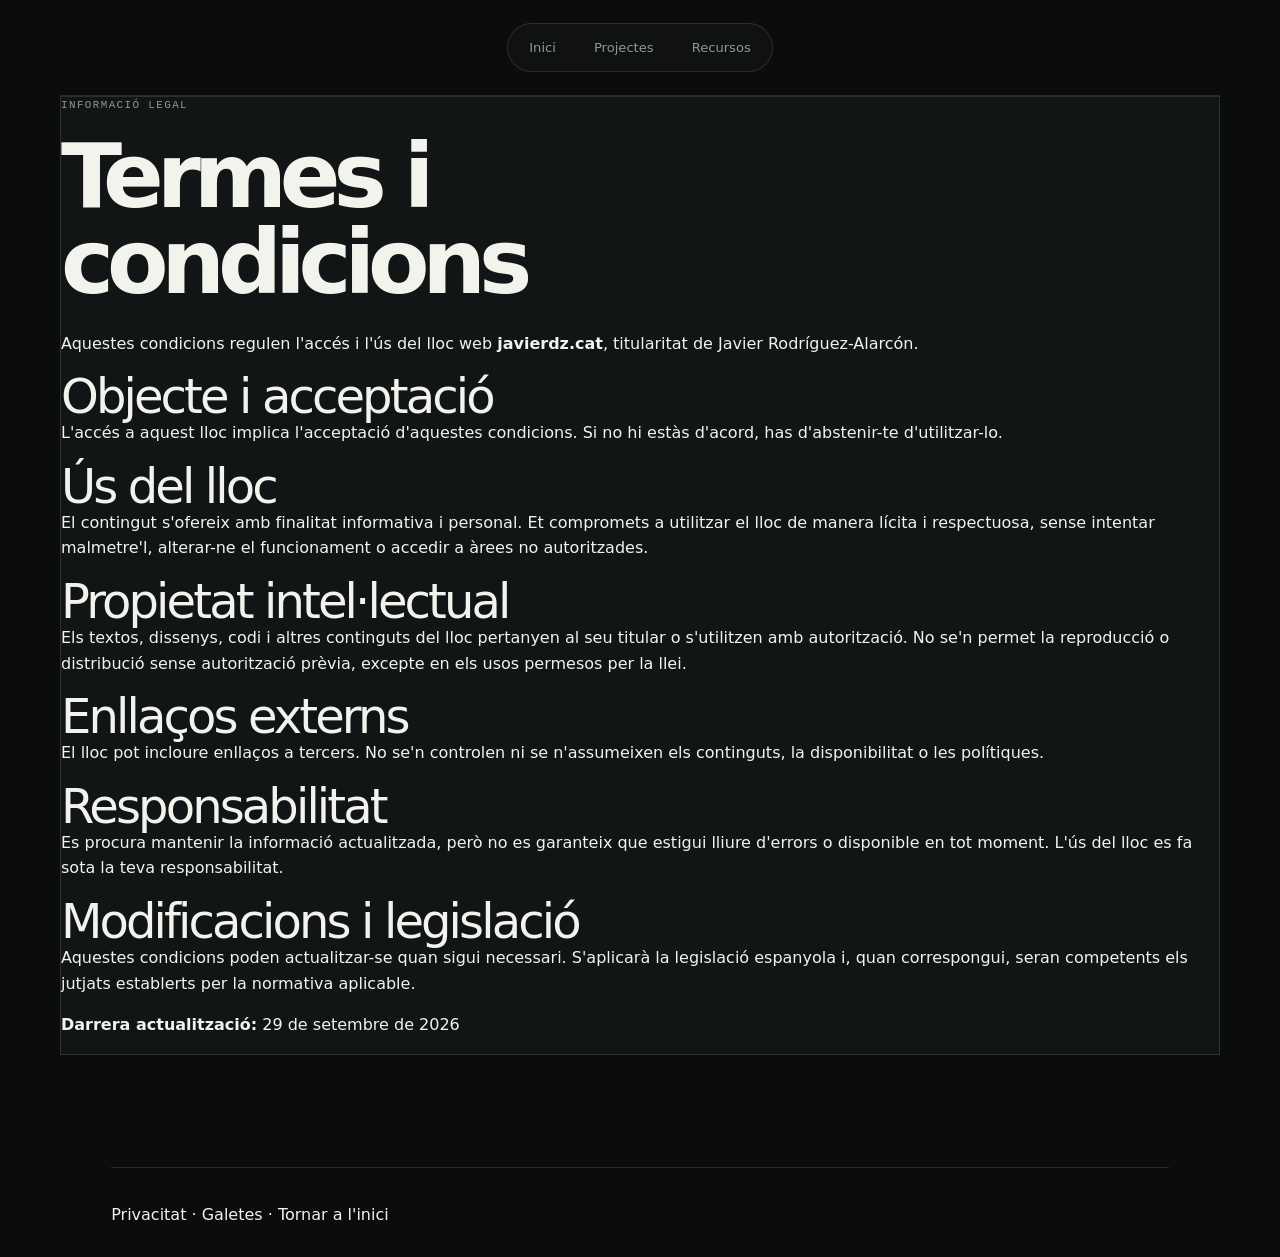
<file: cat/tos/index.html>
<!DOCTYPE html>
<html lang="ca">
<head>
    <meta charset="UTF-8">
    <title>Termes i condicions | Javierdz.cat</title>
    <meta name="viewport" content="width=device-width, initial-scale=1.0">
    <link rel="icon" href="../../static/icono.png" type="image/png">
    <link rel="stylesheet" href="../../static/styles.css">
</head>
<body>
    <div id="container">
        <nav id="top-nav" aria-label="Navegació principal">
            <ul>
                <li><a href="/cat">Inici</a></li>
                <li><a href="/projects">Projectes</a></li>
                <li><a href="/resources">Recursos</a></li>
            </ul>
        </nav>
        <main class="content-wrapper">
            <section class="card legal-page">
                <p class="eyebrow">Informació legal</p>
                <h1>Termes i condicions</h1>
                <p>Aquestes condicions regulen l'accés i l'ús del lloc web <strong>javierdz.cat</strong>, titularitat de Javier Rodríguez-Alarcón.</p>
                <h2>Objecte i acceptació</h2>
                <p>L'accés a aquest lloc implica l'acceptació d'aquestes condicions. Si no hi estàs d'acord, has d'abstenir-te d'utilitzar-lo.</p>
                <h2>Ús del lloc</h2>
                <p>El contingut s'ofereix amb finalitat informativa i personal. Et compromets a utilitzar el lloc de manera lícita i respectuosa, sense intentar malmetre'l, alterar-ne el funcionament o accedir a àrees no autoritzades.</p>
                <h2>Propietat intel·lectual</h2>
                <p>Els textos, dissenys, codi i altres continguts del lloc pertanyen al seu titular o s'utilitzen amb autorització. No se'n permet la reproducció o distribució sense autorització prèvia, excepte en els usos permesos per la llei.</p>
                <h2>Enllaços externs</h2>
                <p>El lloc pot incloure enllaços a tercers. No se'n controlen ni se n'assumeixen els continguts, la disponibilitat o les polítiques.</p>
                <h2>Responsabilitat</h2>
                <p>Es procura mantenir la informació actualitzada, però no es garanteix que estigui lliure d'errors o disponible en tot moment. L'ús del lloc es fa sota la teva responsabilitat.</p>
                <h2>Modificacions i legislació</h2>
                <p>Aquestes condicions poden actualitzar-se quan sigui necessari. S'aplicarà la legislació espanyola i, quan correspongui, seran competents els jutjats establerts per la normativa aplicable.</p>
                <p><strong>Darrera actualització:</strong> 29 de setembre de 2026</p>
            </section>
            <p class="footer"><a href="/cat/privacidad">Privacitat</a> · <a href="/cat/cookies">Galetes</a> · <a href="/cat">Tornar a l'inici</a></p>
        </main>
    </div>
</body>
</html>
</file>
<file: static/styles.css>
:root {
    --bg: #0b0d0d;
    --surface: #111515;
    --surface-light: #171c1c;
    --text: #f2f3ec;
    --muted: #8d9995;
    --line: rgba(242, 243, 236, .12);
    --lime: #d8f36b;
    --cyan: #93e6d1;
    --orange: #ff9c66;
    --max-width: 1160px;
    --font: "Space Grotesk", system-ui, sans-serif;
    --mono: "DM Mono", monospace;
    --ease: 220ms cubic-bezier(.2, .8, .2, 1);
}

*, *::before { box-sizing: border-box; }
html { scroll-behavior: smooth; background: var(--bg); }
body {
    min-height: 100vh;
    margin: 0;
    padding: 0 30px;
    overflow-x: hidden;
    color: var(--text);
    background: var(--bg);
    font-family: var(--font);
    line-height: 1.6;
    -webkit-font-smoothing: antialiased;
}
body::before {
    position: fixed;
    z-index: -1;
    inset: 0;
    content: "";
    opacity: .45;
    background-image: linear-gradient(rgba(255,255,255,.025) 1px, transparent 1px), linear-gradient(90deg, rgba(255,255,255,.025) 1px, transparent 1px);
    background-size: 48px 48px;
    mask-image: linear-gradient(to bottom, black, transparent 70%);
}
a { color: inherit; text-decoration: none; }
a:focus-visible { outline: 2px solid var(--lime); outline-offset: 5px; }
#container { max-width: var(--max-width); margin: 0 auto; }
.content-wrapper { width: 100%; }

#top-nav {
    display: flex;
    align-items: center;
    justify-content: space-between;
    min-height: 96px;
    border-bottom: 1px solid var(--line);
}
.brand { display: flex; align-items: center; gap: 10px; color: var(--text); font-family: var(--mono); font-size: .95rem; font-weight: 500; letter-spacing: -.04em; }
.brand-mark { display: grid; width: 31px; height: 31px; place-items: center; color: var(--bg); background: var(--lime); font-weight: 500; letter-spacing: -.12em; }
.brand-dot { color: var(--lime); }
#top-nav nav ul { display: flex; gap: 6px; margin: 0; padding: 5px; list-style: none; border: 1px solid var(--line); border-radius: 999px; background: rgba(255,255,255,.025); }
#top-nav nav a { display: block; padding: 8px 16px; border-radius: 999px; color: var(--muted); font-size: .82rem; transition: color var(--ease), background var(--ease); }
#top-nav nav a:hover, #top-nav nav a.active { color: var(--text); background: var(--surface-light); }
#top-nav > ul { display: flex; gap: 6px; margin: 0 auto; padding: 5px; list-style: none; border: 1px solid var(--line); border-radius: 999px; background: rgba(255,255,255,.025); }
#top-nav > ul a { display: block; padding: 8px 16px; border-radius: 999px; color: var(--muted); font-size: .82rem; transition: color var(--ease), background var(--ease); }
#top-nav > ul a:hover, #top-nav > ul a.active { color: var(--text); background: var(--surface-light); }
.availability { display: flex; align-items: center; gap: 8px; color: var(--muted); font-family: var(--mono); font-size: .65rem; text-transform: uppercase; letter-spacing: .08em; }
.availability i, .pulse { width: 7px; height: 7px; border-radius: 50%; background: var(--lime); box-shadow: 0 0 12px var(--lime); }

.hero { display: grid; grid-template-columns: 1.2fr .8fr; gap: 5vw; align-items: center; min-height: 610px; padding: 82px 4vw 92px; border-bottom: 1px solid var(--line); }
.eyebrow { margin: 0 0 20px; color: var(--muted); font-family: var(--mono); font-size: .68rem; text-transform: uppercase; letter-spacing: .13em; }
.eyebrow span { margin-right: 12px; color: var(--lime); }
h1, h2, h3, p { margin-top: 0; }
h1 { max-width: 700px; margin-bottom: 26px; font-size: clamp(3.4rem, 7vw, 6.2rem); font-weight: 600; letter-spacing: -.08em; line-height: .95; }
h1 em { color: var(--lime); font-style: normal; }
.hero-intro { max-width: 520px; margin-bottom: 34px; color: var(--muted); font-size: 1.06rem; }
.hero-intro strong { color: var(--text); font-weight: 500; }
.hero-actions { display: flex; gap: 10px; flex-wrap: wrap; }
.button { display: inline-flex; align-items: center; gap: 20px; padding: 13px 18px; border: 1px solid var(--line); font-size: .78rem; font-weight: 600; transition: transform var(--ease), background var(--ease), border-color var(--ease); }
.button span, .section-link span, .footer-top a span { font-size: 1.15rem; line-height: 0; }
.button-primary { color: var(--bg); border-color: var(--lime); background: var(--lime); }
.button-ghost { color: var(--text); }
.button:hover { transform: translateY(-3px); border-color: var(--lime); }
.button-ghost:hover { background: var(--surface-light); }
.hero-meta { display: flex; gap: 22px; margin-top: 54px; color: var(--muted); font-family: var(--mono); font-size: .63rem; text-transform: uppercase; letter-spacing: .05em; }
.hero-meta b { margin-right: 5px; color: var(--lime); font-weight: 400; }
.hero-visual { position: relative; display: flex; flex-direction: column; align-items: center; }
.avatar-shell { position: relative; width: min(350px, 100%); aspect-ratio: 1; padding: 18px; border: 1px solid var(--line); background: var(--surface); transform: rotate(3deg); }
.avatar-shell::after { position: absolute; inset: -9px; z-index: -1; border: 1px solid rgba(216,243,107,.3); content: ""; }
.avatar-grid { position: absolute; inset: 18px; background-image: linear-gradient(rgba(216,243,107,.1) 1px, transparent 1px), linear-gradient(90deg, rgba(216,243,107,.1) 1px, transparent 1px); background-size: 24px 24px; }
.profile-picture { position: relative; width: 100%; height: 100%; object-fit: cover; filter: grayscale(15%) contrast(1.05); }
.avatar-corner { position: absolute; width: 20px; height: 20px; border-color: var(--lime); border-style: solid; }
.corner-tl { top: 9px; left: 9px; border-width: 2px 0 0 2px; }.corner-br { right: 9px; bottom: 9px; border-width: 0 2px 2px 0; }
.visual-label { display: flex; align-items: center; gap: 10px; color: var(--muted); font-family: var(--mono); font-size: .62rem; letter-spacing: .12em; }
.label-top { align-self: flex-start; margin: 0 0 17px; }.label-bottom { align-self: flex-end; margin: 17px 0 0; }.visual-label > span { color: var(--lime); }

.projects-section, .certifications-section { padding: 92px 4vw 0; }
.section-heading { display: flex; align-items: end; justify-content: space-between; gap: 20px; margin-bottom: 28px; }
.section-heading .eyebrow { margin-bottom: 12px; }
h2 { margin-bottom: 0; font-size: clamp(1.9rem, 4vw, 3rem); font-weight: 500; letter-spacing: -.06em; line-height: 1; }
.accent { color: var(--lime); }
.section-link { display: inline-flex; align-items: center; gap: 14px; padding-bottom: 5px; border-bottom: 1px solid var(--line); color: var(--muted); font-family: var(--mono); font-size: .68rem; transition: color var(--ease), border-color var(--ease); }
.section-link:hover { color: var(--lime); border-color: var(--lime); }
.projects-grid { display: grid; grid-template-columns: repeat(2, 1fr); gap: 16px; }
.card { border: 1px solid var(--line); background: var(--surface); transition: transform var(--ease), border-color var(--ease), background var(--ease); }
.card:hover { transform: translateY(-6px); border-color: rgba(216,243,107,.48); background: var(--surface-light); }
.project-card { display: flex; min-height: 310px; flex-direction: column; justify-content: space-between; padding: 25px; }
.card-top, .card-bottom { display: flex; align-items: center; justify-content: space-between; gap: 12px; }
.project-number { color: var(--lime); font-family: var(--mono); font-size: .72rem; }
.project-type, .cert-label { color: var(--muted); font-family: var(--mono); font-size: .62rem; text-transform: uppercase; letter-spacing: .1em; }
.project-card h3 { margin: 50px 0 12px; font-size: 1.65rem; font-weight: 500; letter-spacing: -.05em; }
.project-card p { max-width: 430px; margin-bottom: 28px; color: var(--muted); font-size: .92rem; }
.tag-list { display: flex; flex-wrap: wrap; gap: 6px; }.tag-list span { padding: 5px 9px; border: 1px solid var(--line); color: var(--muted); font-family: var(--mono); font-size: .61rem; }
.card-arrow { color: var(--lime); font-size: 1.3rem; transition: transform var(--ease); }.card:hover .card-arrow { transform: translate(3px, -3px); }
.certifications-grid { display: grid; grid-template-columns: repeat(4, 1fr); gap: 12px; }
.certification-item { display: flex; min-height: 190px; flex-direction: column; gap: 20px; padding: 18px; }
.cert-svg { display: block; width: 100%; height: 105px; margin: auto; object-fit: contain; filter: grayscale(1) contrast(1.15); opacity: .8; transition: filter var(--ease), opacity var(--ease); }
.certification-item:hover .cert-svg { filter: grayscale(0); opacity: 1; }
.footer { margin: 112px 4vw 0; padding: 34px 0 30px; border-top: 1px solid var(--line); }
.footer-top { display: flex; align-items: center; justify-content: space-between; padding-bottom: 34px; color: var(--muted); font-size: 1.2rem; }.footer-top a { display: flex; align-items: center; gap: 12px; color: var(--lime); font-size: .9rem; }.footer-top a:hover { text-decoration: underline; }
.footer-bottom { display: flex; justify-content: space-between; gap: 20px; color: var(--muted); font-family: var(--mono); font-size: .6rem; text-transform: uppercase; letter-spacing: .04em; }.footer-bottom a:hover { color: var(--lime); }

@media (max-width: 760px) {
    body { padding: 0 16px; }
    #top-nav { min-height: 78px; }.availability { display: none; }#top-nav nav a { padding: 7px 10px; }
    .hero { grid-template-columns: 1fr; gap: 60px; padding: 70px 4vw 80px; }.hero-visual { max-width: 350px; margin: 0 auto; }
    h1 { font-size: clamp(3.2rem, 15vw, 5rem); }.hero-meta { margin-top: 38px; }
    .projects-section, .certifications-section { padding-top: 70px; }.projects-grid { grid-template-columns: 1fr; }.certifications-grid { grid-template-columns: repeat(2, 1fr); }
}
@media (max-width: 470px) {
    #top-nav nav ul { gap: 0; }.brand { font-size: .8rem; }.brand-mark { width: 27px; height: 27px; }
    #top-nav nav a { font-size: .7rem; padding: 7px 8px; }.hero { padding-top: 55px; }.hero-meta { flex-direction: column; gap: 7px; }
    .section-heading { align-items: flex-start; flex-direction: column; }.section-link { margin-top: 4px; }.certifications-grid { gap: 8px; }.certification-item { min-height: 165px; padding: 13px; }.cert-svg { height: 80px; }
    .footer { margin-top: 80px; }.footer-top, .footer-bottom { align-items: flex-start; flex-direction: column; }.footer-top { gap: 18px; }
}
@media (prefers-reduced-motion: reduce) { *, *::before, *::after { scroll-behavior: auto !important; transition: none !important; } }
</file>
<file: cat/styles.css>
:root {
    --bg: #070709;
    --bg-soft: #10141b;
    --panel: rgba(18, 24, 31, 0.82);
    --panel-strong: rgba(11, 16, 24, 0.95);
    --text: #E7F8EE;
    --brand: #b6b3d9;
    --muted: #A8AEC1;
    --accent: #BFFFBC;
    --accent-strong: #8ce4ff;
    --success: #B5D2CB;
    --focus: #FFD166;
    --border: rgba(255,255,255,0.08);

    --max-width: 1100px;
    --container-pad: 24px;
    --read-width: 78ch;
    --radius: 18px;
    --shadow: 0 20px 50px rgba(0,0,0,0.45);
    --transition: 220ms ease;
    --font-stack: "Inter", system-ui, -apple-system, "Segoe UI", Roboto, "Helvetica Neue", Arial, sans-serif;
    --base-font-size: 16px;
}

/* reset */
*, *::before, *::after { box-sizing: border-box; }
html {
    min-height: 100%;
    background: var(--bg);
}

body {
    min-height: 100vh;
    margin: 0;
    background:
        radial-gradient(circle at top, rgba(146, 113, 255, 0.18), transparent 30%),
        radial-gradient(circle at bottom right, rgba(73, 196, 255, 0.12), transparent 30%),
        var(--bg);
    background-attachment: scroll;
    color: var(--text);
    font-family: var(--font-stack);
    font-size: var(--base-font-size);
    line-height: 1.65;
    -webkit-font-smoothing: antialiased;
    -moz-osx-font-smoothing: grayscale;
    padding-inline: var(--container-pad);
}

/* utilidades */
.hidden { display: none !important; }
.sr-only {
    position: absolute !important;
    width: 1px; height: 1px; padding: 0; margin: -1px;
    overflow: hidden; clip: rect(0 0 0 0); white-space: nowrap; border: 0;
}
.center { text-align: center; }
.shadow { box-shadow: var(--shadow); border-radius: var(--radius); border: 1px solid rgba(255,255,255,0.03); }
.full-width { width: 100%; }

/* contenedor principal centrado */
#container {
    width: 100%;
    max-width: var(--max-width);
    margin: 32px auto;
    padding: 24px 0;
    display: flex;
    flex-direction: column;
    align-items: center; /* centra bloques hijos */
    gap: 22px;
    box-sizing: border-box;
}

/* bloque de lectura centrado visualmente */
.content-wrapper {
    margin: 0 auto;
    width: 100%;
    max-width: var(--read-width);
    padding-inline: 16px;
    text-align: center;
    box-sizing: border-box;
}

.hero {
    display: grid;
    grid-template-columns: minmax(0, 1.5fr) minmax(180px, 0.8fr);
    align-items: center;
    gap: 24px;
    background: linear-gradient(135deg, rgba(255,255,255,0.02), rgba(255,255,255,0.01));
    border: 1px solid var(--border);
    border-radius: 28px;
    padding: 28px;
    box-shadow: var(--shadow);
    margin-bottom: 28px;
}

.hero-copy {
    text-align: left;
}

.hero-copy .content {
    margin-top: 18px;
    font-size: 1.05rem;
    color: rgba(231,248,238,0.9);
}

.hero-visual {
    display: flex;
    justify-content: center;
    align-items: center;
}

.avatar-shell {
    position: relative;
    width: min(260px, 100%);
    aspect-ratio: 1;
    display: grid;
    place-items: center;
    background: linear-gradient(135deg, rgba(191,255,188,0.08), rgba(140,228,255,0.12));
    border: 1px solid rgba(255,255,255,0.08);
    border-radius: 30px;
    box-shadow: inset 0 1px 0 rgba(255,255,255,0.06), 0 25px 60px rgba(0,0,0,0.4);
}

.avatar-shell::before {
    content: "";
    position: absolute;
    inset: 18px;
    border: 1px solid rgba(255,255,255,0.08);
    border-radius: 24px;
}

/* párrafos mantienen lectura a la izquierda pero el bloque está centrado */
.content-wrapper p {
    text-align: left;
    color: rgba(231,248,238,0.96);
    font-size: 1rem;
}

/* tipografía más grande y clara */
h1, h2, h3, h4 { color: var(--brand); font-weight: 800; margin: 0 0 12px 0; }
h1.title { font-size: clamp(2.1rem, 4vw, 3.2rem); line-height: 1.12; margin-bottom: 8px; }
h2 { font-size: 1.7rem; }
.title { display: block; }

/* enlaces */
a, a:visited {
    color: var(--brand);
    text-decoration: none;
    transition: color var(--transition), transform var(--transition);
}
a:hover, a:focus { color: var(--accent); transform: translateY(-2px); outline: none; }
a:focus-visible { box-shadow: 0 0 0 5px rgba(255,209,102,0.10); border-radius: 6px; }

/* navegación superior centrada y con más espacio */
#top-nav {
    display: flex;
    align-items: center;
    justify-content: center;
    width: 100%;
    border-bottom: 1px solid rgba(165,210,200,0.06);
    padding: 12px 0 18px 0;
    gap: 12px;
}
#top-nav > ul {
    display: flex;
    gap: 12px;
    align-items: center;
    margin: 0; padding: 0;
    list-style: none;
    justify-content: center;
    width: auto;
    background: rgba(255,255,255,0.02);
    border: 1px solid var(--border);
    border-radius: 999px;
    padding: 6px;
}
#top-nav a {
    display: inline-block;
    padding: 10px 14px;
    color: var(--muted);
    border-radius: 999px;
    transition: background-color var(--transition), color var(--transition), transform var(--transition);
    font-weight: 600;
}
#top-nav a.active,
#top-nav a:hover { background: rgba(191, 255, 188, 0.08); color: var(--accent); transform: translateY(-2px); }

/* foto de perfil centrada */
.profile-picture {
    width: 90%;
    height: 90%;
    border-radius: 24px;
    object-fit: cover;
    border: 1px solid rgba(255,255,255,0.06);
    display: block;
    margin: 0 auto;
}

/* tarjetas y bloques reutilizables más grandes */
.card {
    background: linear-gradient(180deg, rgba(255,255,255,0.02), rgba(255,255,255,0.005));
    padding: 18px;
    border-radius: var(--radius);
    border: 1px solid rgba(255,255,255,0.06);
    transition: transform var(--transition), box-shadow var(--transition), border-color var(--transition);
    width: 100%;
}
.card:hover { transform: translateY(-8px); box-shadow: 0 22px 48px rgba(0,0,0,0.55); border-color: rgba(191,255,188,0.2); }

.projects-section {
    width: 100%;
    margin: 18px 0 8px;
    text-align: left;
}

.section-heading {
    margin-bottom: 18px;
    text-align: center;
}

.eyebrow {
    margin: 0 0 6px;
    text-transform: uppercase;
    letter-spacing: 0.14em;
    font-size: 0.72rem;
    color: var(--muted);
    font-weight: 700;
}

.projects-grid {
    display: grid;
    grid-template-columns: repeat(auto-fit, minmax(220px, 1fr));
    gap: 18px;
}

.project-card {
    display: flex;
    flex-direction: column;
    align-items: flex-start;
    justify-content: space-between;
    text-align: left;
    min-height: 220px;
}

.project-card h3 {
    margin: 12px 0 10px;
    font-size: 1.25rem;
    color: var(--text);
}

.project-card p {
    margin: 0 0 16px;
    color: rgba(231,248,238,0.8);
}

.project-type {
    display: inline-flex;
    padding: 6px 10px;
    border-radius: 999px;
    background: rgba(191, 255, 188, 0.08);
    color: var(--accent);
    font-size: 0.72rem;
    letter-spacing: 0.06em;
    text-transform: uppercase;
    font-weight: 700;
}

.tag-list {
    display: flex;
    flex-wrap: wrap;
    gap: 8px;
    margin-bottom: 16px;
}

.tag-list span {
    background: rgba(255,255,255,0.04);
    border: 1px solid rgba(255,255,255,0.06);
    border-radius: 999px;
    color: var(--muted);
    font-size: 0.74rem;
    padding: 6px 10px;
}

.project-link {
    display: inline-block;
    margin-top: auto;
    color: var(--accent);
    font-weight: 700;
}

.certifications-section {
    width: 100%;
    margin: 28px 0 10px;
}

.certifications-grid {
    display: grid;
    grid-template-columns: repeat(auto-fit, minmax(170px, 1fr));
    gap: 18px;
}

.certification-item {
    display: flex;
    flex-direction: column;
    gap: 12px;
    min-height: 200px;
}

.cert-label {
    display: block;
    font-size: 0.75rem;
    letter-spacing: 0.08em;
    text-transform: uppercase;
    color: var(--muted);
    font-weight: 700;
}

.cert-image {
    width: 100%;
    min-height: 150px;
    border-radius: 16px;
    border: 1px dashed rgba(255,255,255,0.18);
    background: rgba(255,255,255,0.02);
    display: grid;
    place-items: center;
    color: var(--muted);
    text-align: center;
    padding: 14px;
    font-size: 0.9rem;
}

.cert-svg {
    width: 100%;
    max-width: 180px;
    height: auto;
    display: block;
    margin: 0 auto;
    filter: drop-shadow(0 12px 20px rgba(0,0,0,0.2));
}

.placeholder-image {
    background: linear-gradient(135deg, rgba(191,255,188,0.04), rgba(140,228,255,0.04));
}

/* sociales y pie */
.socials {
    display: flex;
    gap: 12px;
    justify-content: center;
    flex-wrap: wrap;
    margin: 30px 0 10px;
}

.socials a {
    display: inline-flex;
    align-items: center;
    justify-content: center;
    width: 42px;
    height: 42px;
    border-radius: 50%;
    border: 1px solid rgba(255,255,255,0.08);
    background: rgba(255,255,255,0.02);
    color: var(--text);
    font-weight: 700;
    font-family: "Fira Mono", monospace;
    transition: transform var(--transition), border-color var(--transition), background var(--transition);
}

.socials a:hover {
    background: rgba(191,255,188,0.08);
    border-color: rgba(191,255,188,0.18);
    color: var(--accent);
    transform: translateY(-2px);
}

.hero-socials {
    justify-content: flex-start;
    margin: 18px 0 0;
}

.footer {
    text-align: center;
    font-size: 14px;
    color: rgba(231,248,238,0.75);
    margin: 20px 0 30px;
    padding: 14px 0 0;
    border-top: 1px solid rgba(255,255,255,0.05);
}
.highlight{
    color: var(--accent);
    font-weight: 600;
}
/* accesibilidad: texto mayor en pantallas pequeñas y suficiente padding */
@media (max-width: 900px) {
    :root { --container-pad: 20px; }
    body { padding-inline: calc(var(--container-pad)); }
    #container { margin: 22px auto; padding: 16px 0; gap: 16px; }
    .content-wrapper { padding-inline: 12px; max-width: 90ch; }
    .hero {
        grid-template-columns: 1fr;
        text-align: center;
        padding: 22px 18px;
    }
    .hero-copy { text-align: center; }
    h1.title { font-size: 2.2rem; }
    .avatar-shell { width: min(220px, 85%); }
}

/* móvil: más grande y con espacio lateral */
@media (max-width: 650px) {
    :root { --container-pad: 14px; --base-font-size: 15px; }
    body { padding-inline: calc(var(--container-pad) * 0.9); font-size: 15px; }
    #container { margin: 16px auto; padding: 12px 0; gap: 12px; }
    .content-wrapper { padding-inline: 10px; max-width: 100%; text-align: center; }
    .content-wrapper p { text-align: left; font-size: 0.98rem; }
    #top-nav { flex-direction: column; gap: 10px; }
    #top-nav > ul { flex-wrap: wrap; gap: 8px; }
    .profile-picture { width: 90%; height: 90%; }
    .socials a { width: 100%; }
}

/* reduce motion */
@media (prefers-reduced-motion: reduce) {
    * { transition: none !important; animation: none !important; }
}
</file>
